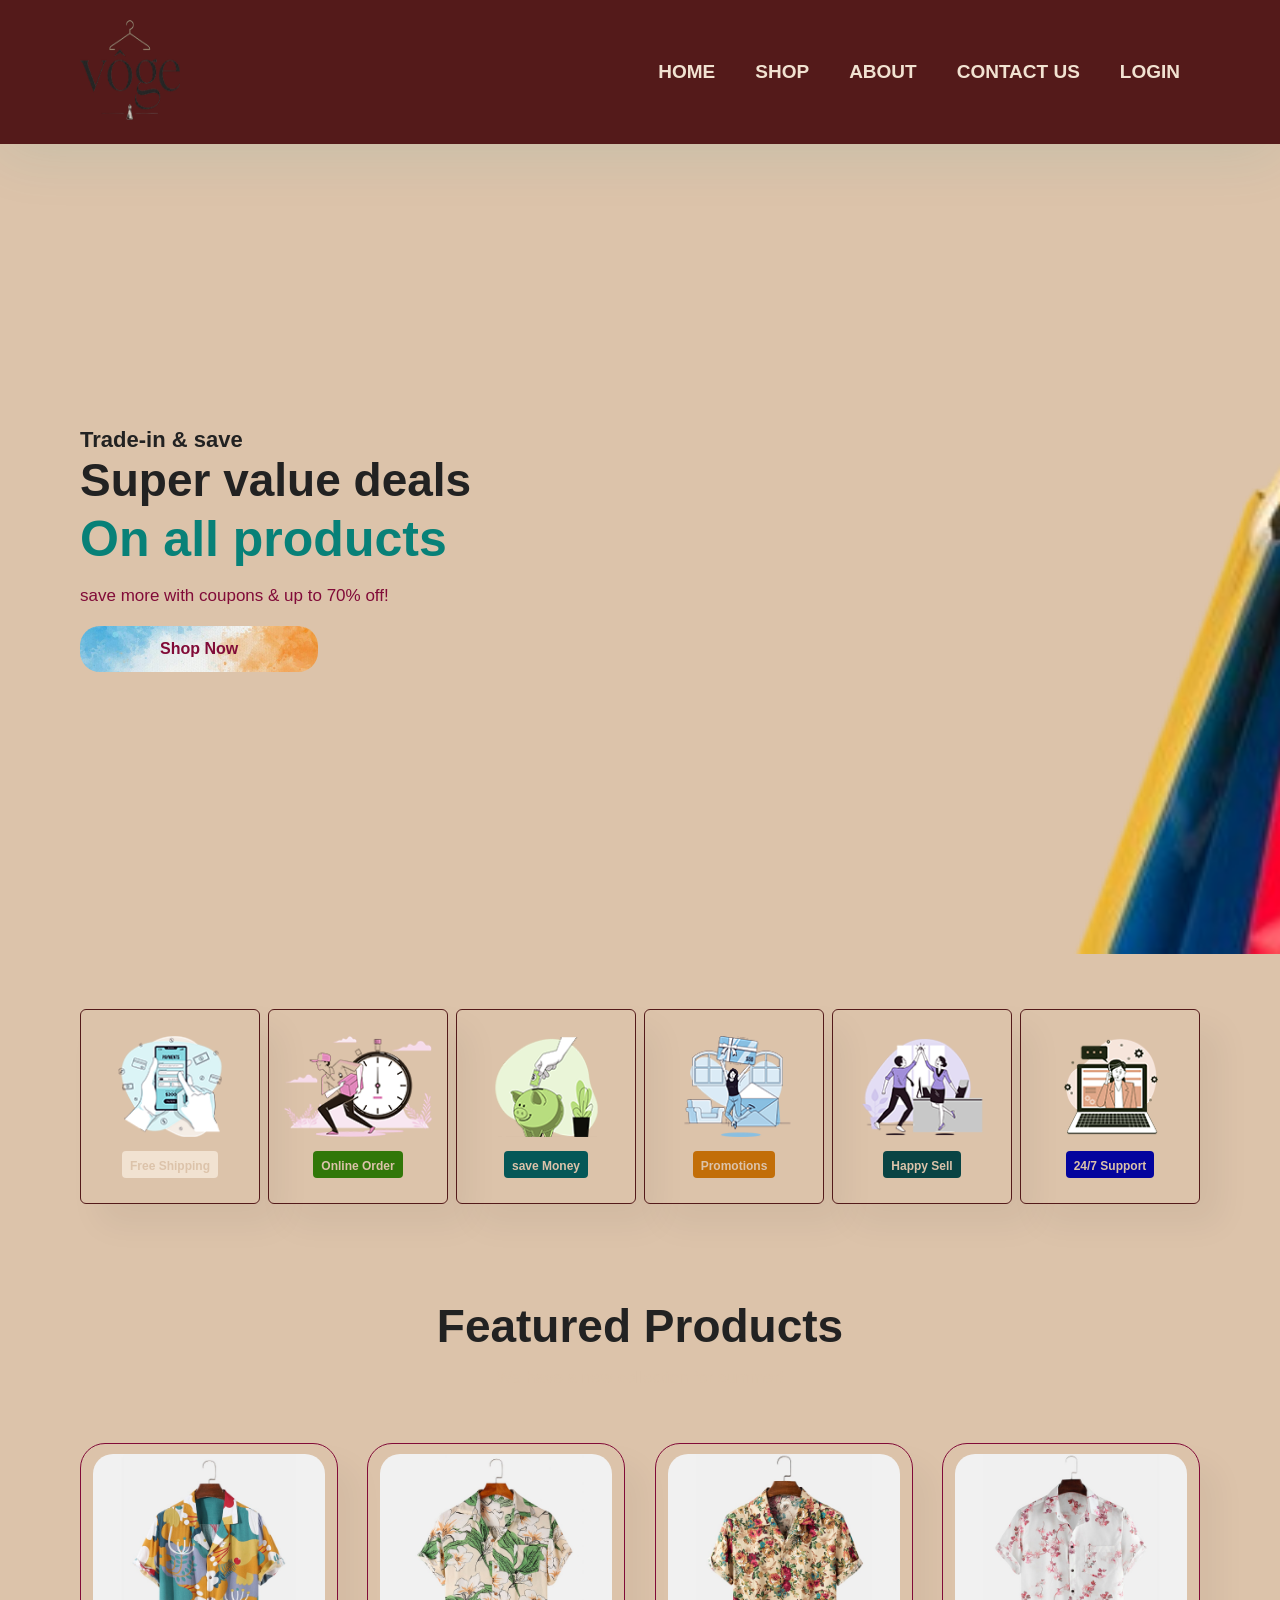
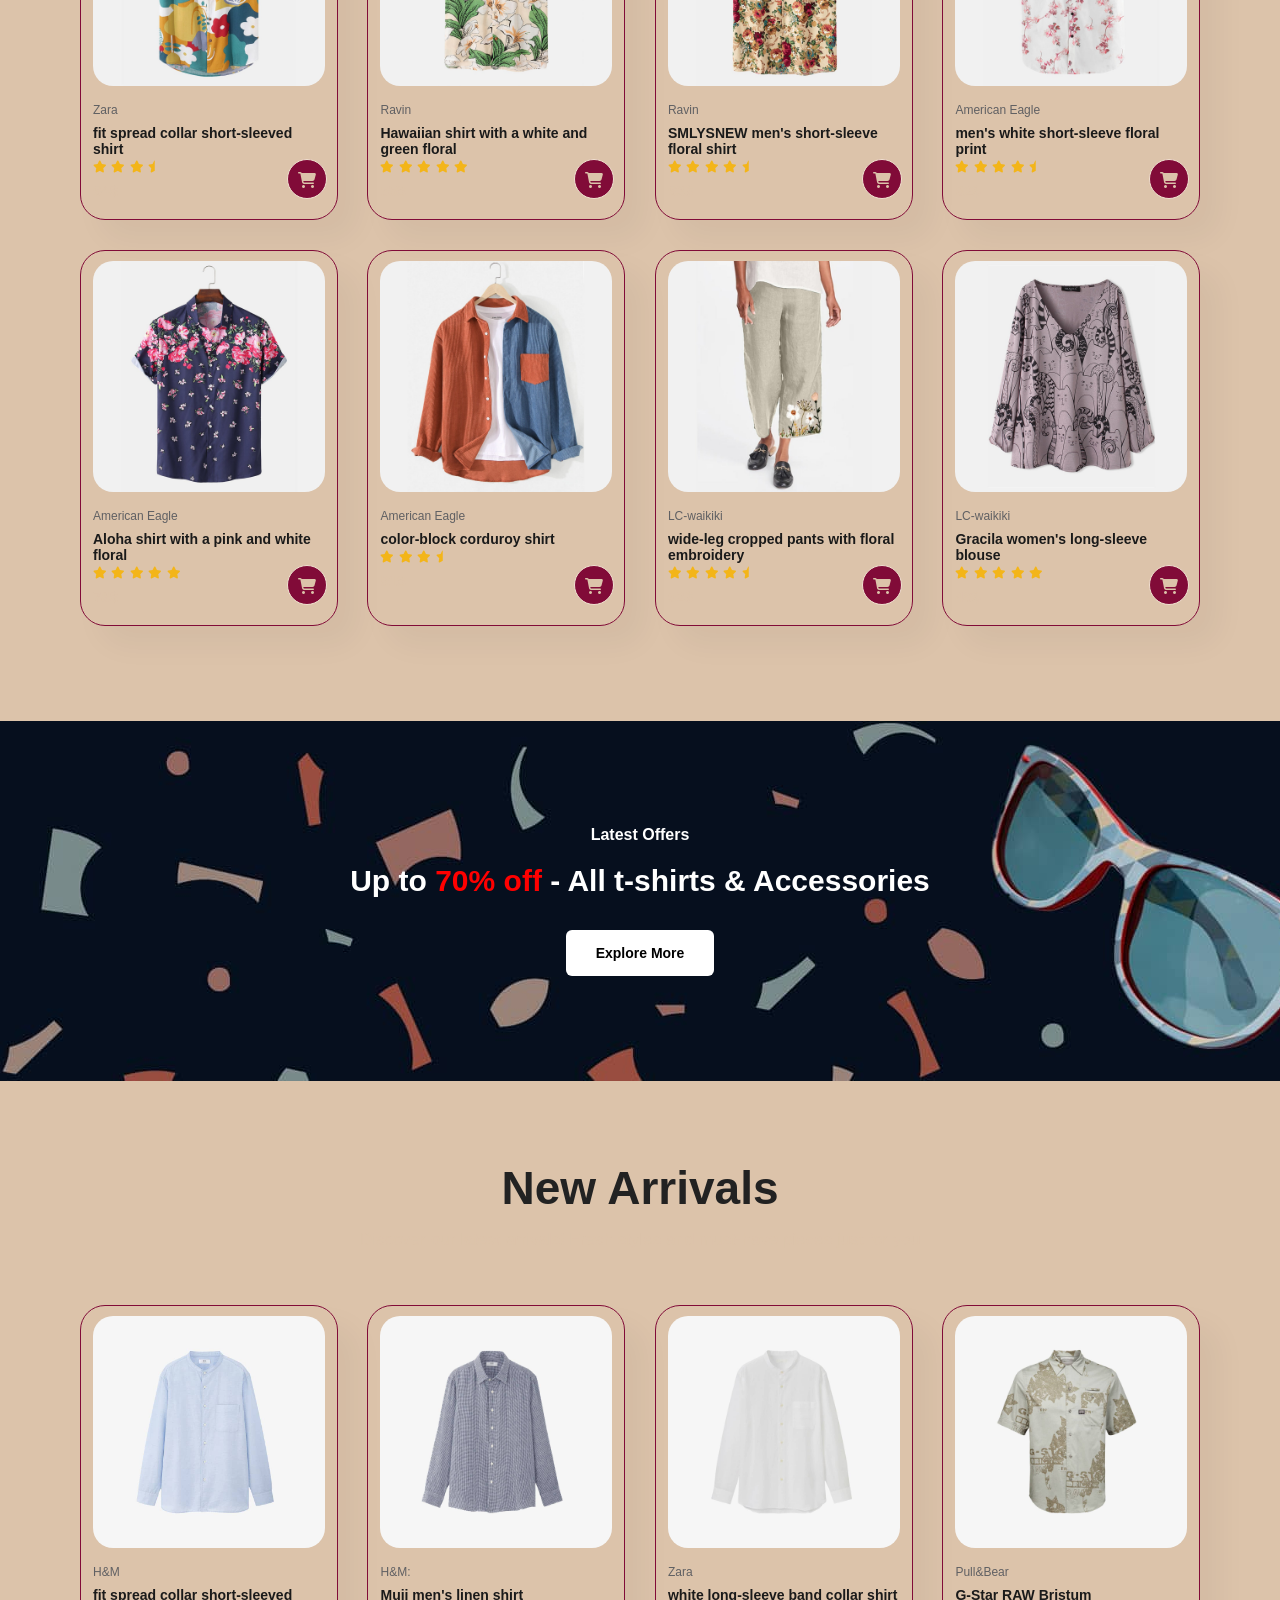
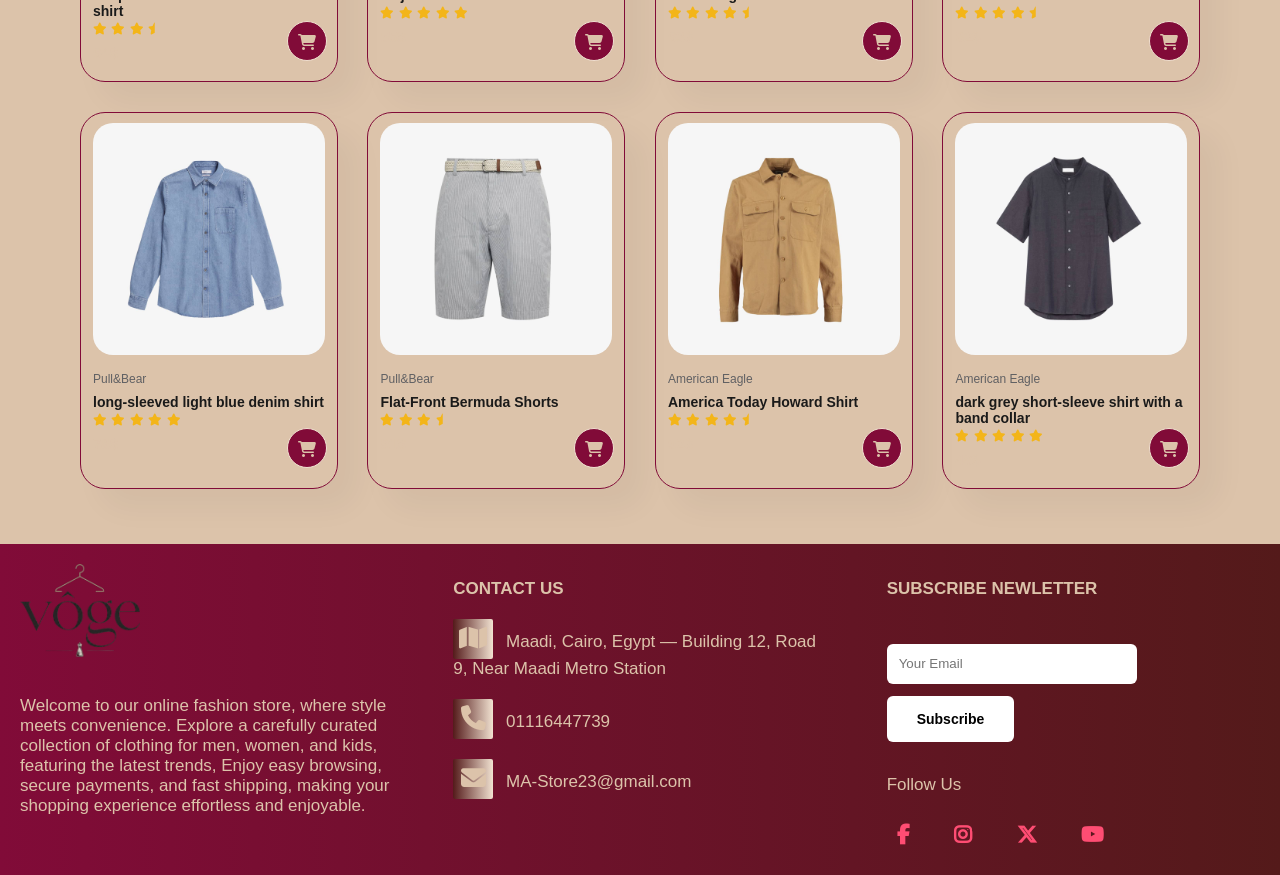
<file: index.html>
<!DOCTYPE html>
<html lang="en">

<head>
    <meta charset="UTF-8">
    <meta name="viewport" content="width=device-width, initial-scale=1.0">
    <title>MA Store</title>
    <link rel="icon" href="./assets/images/logo.png">
    <link rel="stylesheet" href="https://cdnjs.cloudflare.com/ajax/libs/font-awesome/6.5.0/css/all.min.css">
    <link rel="stylesheet" href="./assets/css/style.css">
</head>

<body>
<div class="home">
    <section id="header">
        <a href="#"><img src="./assets/images/logo.png" class="logo" alt="logo"></a>

        <div>
            <ul id="navbar">
                <li><a href="index.html">HOME</a></li>
                <li><a href="shop.html">SHOP</a></li>
                <li><a href="about.html">ABOUT</a></li>
                <li><a href="contact-us.html">CONTACT US</a></li>
                <li><a href="login.html">LOGIN</a></li>
                <a href="#" id="close"><i class="fa-solid fa-x"></i></a>
            </ul>
        </div>
        <div id="mobile">
            <i id="bar" class="fa-solid fa-bars"></i>
        </div>
    </section>

    <section id="hero">
        <h4>Trade-in & save</h4>
        <h2>Super value deals</h2>
        <h1>On all products</h1>
        <p style="color: var(--main-color);">save more with coupons & up to 70% off!</p>
        <button>Shop Now</button>
    </section>

    <section id="feature" class="section-p1">
        <div class="fe-box">
            <img src="./assets/images/features/f1.png" alt="feature-photo">
            <h6>Free Shipping</h6>
        </div>
        <div class="fe-box">
            <img src="./assets/images/features/f2.png" alt="feature-photo">
            <h6 style="background-color: #317709;">Online Order</h6>
        </div>
        <div class="fe-box">
            <img src="./assets/images/features/f3.png" alt="feature-photo">
            <h6 style="background: #055858;">save Money</h6>
        </div>
        <div class="fe-box">
            <img src="./assets/images/features/f4.png" alt="feature-photo">
            <h6 style="background-color: rgb(194, 110, 8);">Promotions</h6>
        </div>
        <div class="fe-box">
            <img src="./assets/images/features/f5.png" alt="feature-photo">
            <h6 style="background-color: rgb(9, 68, 68);">Happy Sell</h6>
        </div>
        <div class="fe-box">
            <img src="./assets/images/features/f6.png" alt="feature-photo">
            <h6 style="background-color: rgb(4, 4, 158);">24/7 Support</h6>
        </div>
    </section>

    <section id="product1" class="section-p1">
        <h2>Featured Products</h2>
        <p>We have a new collection for summer!</p>
        <div class="pro-container">
            <div class="pro">
                <img src="./assets/images/products/f1.jpg" alt="product photo">
                <div class="des">
                    <span>Zara</span>
                    <h5>fit spread collar short-sleeved shirt</h5>
                    <div class="star">
                        <i class="fa-solid fa-star"></i>
                        <i class="fa-solid fa-star"></i>
                        <i class="fa-solid fa-star"></i>
                        <i class="fa-solid fa-star-half"></i>

                    </div>
                    <h4>64$</h4>
                </div>
                <a href="#"><i class="fa-solid fa-cart-shopping cart"></i></a>
            </div>
            <div class="pro">
                <img src="./assets/images/products/f2.jpg" alt="product photo">
                <div class="des">
                    <span>Ravin</span>
                    <h5>Hawaiian shirt with a white and green floral</h5>
                    <div class="star">
                        <i class="fa-solid fa-star"></i>
                        <i class="fa-solid fa-star"></i>
                        <i class="fa-solid fa-star"></i>
                        <i class="fa-solid fa-star"></i>
                        <i class="fa-solid fa-star"></i>
                    </div>
                    <h4>55$</h4>
                </div>
                <a href="#"><i class="fa-solid fa-cart-shopping cart"></i></a>
            </div>
            <div class="pro">
                <img src="./assets/images/products/f3.jpg" alt="product photo">
                <div class="des">
                    <span>Ravin</span>
                    <h5>SMLYSNEW men's short-sleeve floral shirt</h5>
                    <div class="star">
                        <i class="fa-solid fa-star"></i>
                        <i class="fa-solid fa-star"></i>
                        <i class="fa-solid fa-star"></i>
                        <i class="fa-solid fa-star"></i>
                        <i class="fa-solid fa-star-half"></i>
                    </div>
                    <h4>63$</h4>
                </div>
                <a href="#"><i class="fa-solid fa-cart-shopping cart"></i></a>
            </div>
            <div class="pro">
                <img src="./assets/images/products/f4.jpg" alt="product photo">
                <div class="des">
                    <span>American Eagle</span>
                    <h5> men's white short-sleeve floral print</h5>
                    <div class="star">
                        <i class="fa-solid fa-star"></i>
                        <i class="fa-solid fa-star"></i>
                        <i class="fa-solid fa-star"></i>
                        <i class="fa-solid fa-star"></i>
                        <i class="fa-solid fa-star-half"></i>
                    </div>
                    <h4>82$</h4>
                </div>
                <a href="#"><i class="fa-solid fa-cart-shopping cart"></i></a>
            </div>
            <div class="pro">
                <img src="./assets/images/products/f5.jpg" alt="product photo">
                <div class="des">
                    <span>American Eagle</span>
                    <h5>Aloha shirt with a pink and white floral</h5>
                    <div class="star">
                        <i class="fa-solid fa-star"></i>
                        <i class="fa-solid fa-star"></i>
                        <i class="fa-solid fa-star"></i>
                        <i class="fa-solid fa-star"></i>
                        <i class="fa-solid fa-star"></i>
                    </div>
                    <h4>78$</h4>
                </div>
                <a href="#"><i class="fa-solid fa-cart-shopping cart"></i></a>
            </div>
            <div class="pro">
                <img src="./assets/images/products/f6.jpg" alt="product photo">
                <div class="des">
                    <span>American Eagle</span>
                    <h5>color-block corduroy shirt</h5>
                    <div class="star">
                        <i class="fa-solid fa-star"></i>
                        <i class="fa-solid fa-star"></i>
                        <i class="fa-solid fa-star"></i>
                        <i class="fa-solid fa-star-half"></i>

                    </div>
                    <h4>91$</h4>
                </div>
                <a href="#"><i class="fa-solid fa-cart-shopping cart"></i></a>
            </div>
            <div class="pro">
                <img src="./assets/images/products/f7.jpg" alt="product photo">
                <div class="des">
                    <span>LC-waikiki</span>
                    <h5> wide-leg cropped pants with floral embroidery</h5>
                    <div class="star">
                        <i class="fa-solid fa-star"></i>
                        <i class="fa-solid fa-star"></i>
                        <i class="fa-solid fa-star"></i>
                        <i class="fa-solid fa-star"></i>
                        <i class="fa-solid fa-star-half"></i>
                    </div>
                    <h4>52$</h4>
                </div>
                <a href="#"><i class="fa-solid fa-cart-shopping cart"></i></a>
            </div>
            <div class="pro">
                <img src="./assets/images/products/f8.jpg" alt="product photo">
                <div class="des">
                    <span>LC-waikiki</span>
                    <h5>Gracila women's long-sleeve blouse</h5>
                    <div class="star">
                        <i class="fa-solid fa-star"></i>
                        <i class="fa-solid fa-star"></i>
                        <i class="fa-solid fa-star"></i>
                        <i class="fa-solid fa-star"></i>
                        <i class="fa-solid fa-star"></i>
                    </div>
                    <h4>48$</h4>
                </div>
                <a href="#"><i class="fa-solid fa-cart-shopping cart"></i></a>
            </div>
        </div>
    </section>

    <section id="banner" class="section-m1">
        <h4>Latest Offers</h4>
        <h2>Up to <span>70% off</span> - All t-shirts & Accessories</h2>
        <button class="normal">Explore More</button>
    </section>

    <section id="product1" class="section-p1">
        <h2>New Arrivals</h2>
        <p>Discover our latest arrivals! Fresh styles and must-have pieces just for you</p>
        <div class="pro-container">
            <div class="pro">
                <img src="./assets/images/products/n1.jpg" alt="product photo">
                <div class="des">
                    <span>H&M</span>
                    <h5>fit spread collar short-sleeved shirt</h5>
                    <div class="star">
                        <i class="fa-solid fa-star"></i>
                        <i class="fa-solid fa-star"></i>
                        <i class="fa-solid fa-star"></i>
                        <i class="fa-solid fa-star-half"></i>

                    </div>
                    <h4>64$</h4>
                </div>
                <a href="#"><i class="fa-solid fa-cart-shopping cart"></i></a>
            </div>
            <div class="pro">
                <img src="./assets/images/products/n2.jpg" alt="product photo">
                <div class="des">
                    <span>H&M:</span>
                    <h5>Muji men's linen shirt</h5>
                    <div class="star">
                        <i class="fa-solid fa-star"></i>
                        <i class="fa-solid fa-star"></i>
                        <i class="fa-solid fa-star"></i>
                        <i class="fa-solid fa-star"></i>
                        <i class="fa-solid fa-star"></i>
                    </div>
                    <h4>55$</h4>
                </div>
                <a href="#"><i class="fa-solid fa-cart-shopping cart"></i></a>
            </div>
            <div class="pro">
                <img src="./assets/images/products/n3.jpg" alt="product photo">
                <div class="des">
                    <span>Zara</span>
                    <h5>white long-sleeve band collar shirt</h5>
                    <div class="star">
                        <i class="fa-solid fa-star"></i>
                        <i class="fa-solid fa-star"></i>
                        <i class="fa-solid fa-star"></i>
                        <i class="fa-solid fa-star"></i>
                        <i class="fa-solid fa-star-half"></i>
                    </div>
                    <h4>63$</h4>
                </div>
                <a href="#"><i class="fa-solid fa-cart-shopping cart"></i></a>
            </div>
            <div class="pro">
                <img src="./assets/images/products/n4.jpg" alt="product photo">
                <div class="des">
                    <span>Pull&Bear</span>
                    <h5>G-Star RAW Bristum</h5>
                    <div class="star">
                        <i class="fa-solid fa-star"></i>
                        <i class="fa-solid fa-star"></i>
                        <i class="fa-solid fa-star"></i>
                        <i class="fa-solid fa-star"></i>
                        <i class="fa-solid fa-star-half"></i>
                    </div>
                    <h4>82$</h4>
                </div>
                <a href="#"><i class="fa-solid fa-cart-shopping cart"></i></a>
            </div>
            <div class="pro">
                <img src="./assets/images/products/n5.jpg" alt="product photo">
                <div class="des">
                    <span>Pull&Bear</span>
                    <h5>long-sleeved light blue denim shirt</h5>
                    <div class="star">
                        <i class="fa-solid fa-star"></i>
                        <i class="fa-solid fa-star"></i>
                        <i class="fa-solid fa-star"></i>
                        <i class="fa-solid fa-star"></i>
                        <i class="fa-solid fa-star"></i>
                    </div>
                    <h4>78$</h4>
                </div>
                <a href="#"><i class="fa-solid fa-cart-shopping cart"></i></a>
            </div>
            <div class="pro">
                <img src="./assets/images/products/n6.jpg" alt="product photo">
                <div class="des">
                    <span>Pull&Bear</span>
                    <h5>Flat-Front Bermuda Shorts</h5>
                    <div class="star">
                        <i class="fa-solid fa-star"></i>
                        <i class="fa-solid fa-star"></i>
                        <i class="fa-solid fa-star"></i>
                        <i class="fa-solid fa-star-half"></i>

                    </div>
                    <h4>91$</h4>
                </div>
                <a href="#"><i class="fa-solid fa-cart-shopping cart"></i></a>
            </div>
            <div class="pro">
                <img src="./assets/images/products/n7.jpg" alt="product photo">
                <div class="des">
                    <span>American Eagle</span>
                    <h5>America Today Howard Shirt </h5>
                    <div class="star">
                        <i class="fa-solid fa-star"></i>
                        <i class="fa-solid fa-star"></i>
                        <i class="fa-solid fa-star"></i>
                        <i class="fa-solid fa-star"></i>
                        <i class="fa-solid fa-star-half"></i>
                    </div>
                    <h4>52$</h4>
                </div>
                <a href="#"><i class="fa-solid fa-cart-shopping cart"></i></a>
            </div>
            <div class="pro">
                <img src="./assets/images/products/n8.jpg" alt="product photo">
                <div class="des">
                    <span>American Eagle</span>
                    <h5>dark grey short-sleeve shirt with a band collar </h5>
                    <div class="star">
                        <i class="fa-solid fa-star"></i>
                        <i class="fa-solid fa-star"></i>
                        <i class="fa-solid fa-star"></i>
                        <i class="fa-solid fa-star"></i>
                        <i class="fa-solid fa-star"></i>
                    </div>
                    <h4>48$</h4>
                </div>
                <a href="#"><i class="fa-solid fa-cart-shopping cart"></i></a>
            </div>
        </div>
    </section>

    <section id="footer">

        <div class="container">
            <div class="row">
                <div class=" footer-box">
                    <img src="./assets/images/logo.png">
                    <p>Welcome to our online fashion store, where style meets convenience. Explore a carefully curated
                        collection of clothing for men, women, and kids, featuring the latest trends,
                        Enjoy easy browsing, secure payments, and fast shipping, making your shopping experience
                        effortless and enjoyable.</p>
                </div>
                <div class=" footer-box">
                    <p><b>CONTACT US</b></p>
                    <P><i class="fa-solid fa-map"></i> Maadi, Cairo, Egypt — Building 12, Road 9, Near Maadi Metro
                        Station</P>
                    <P><i class="fa-solid fa-phone"></i> 01116447739</P>
                    <P><i class="fa-solid fa-envelope"></i> MA-Store23@gmail.com</P>
                </div>
                <div class=" footer-box">
                    <p><b>SUBSCRIBE NEWLETTER</b></p>
                    <input type="email" class="form-control" placeholder="Your Email">
                    <button type="button" class="normal">Subscribe</button>
                    <br><br><p>Follow Us</p>
                    <div class="follow">
                            <i class="fa-brands fa-facebook-f"></i>
                            <i class="fa-brands fa-instagram"></i>
                            <i class="fa-brands fa-x-twitter"></i>
                            <i class="fa-brands fa-youtube"></i>
                        </div>
                </div>
            </div>
        </div>
    </section>
    </div>


    <script src="./assets/js/script.js"></script>
</body>

</html>
</file>
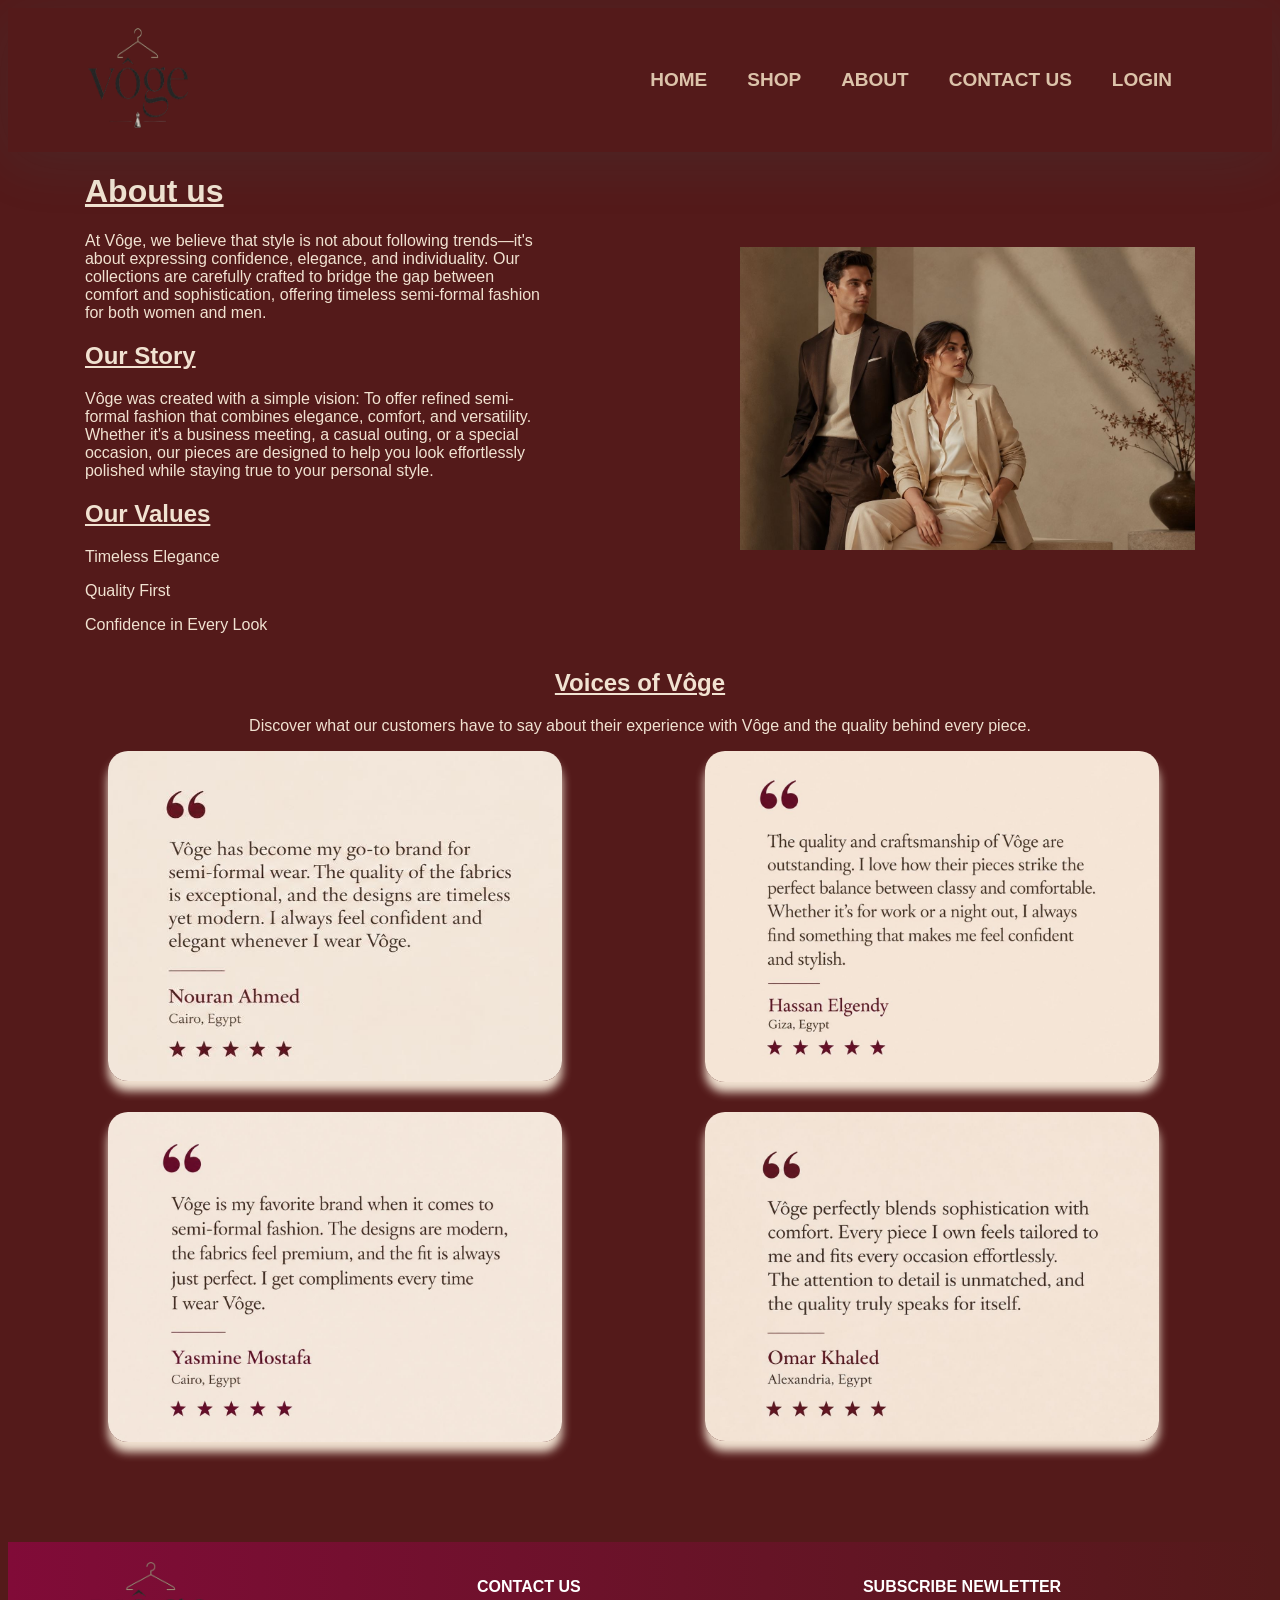
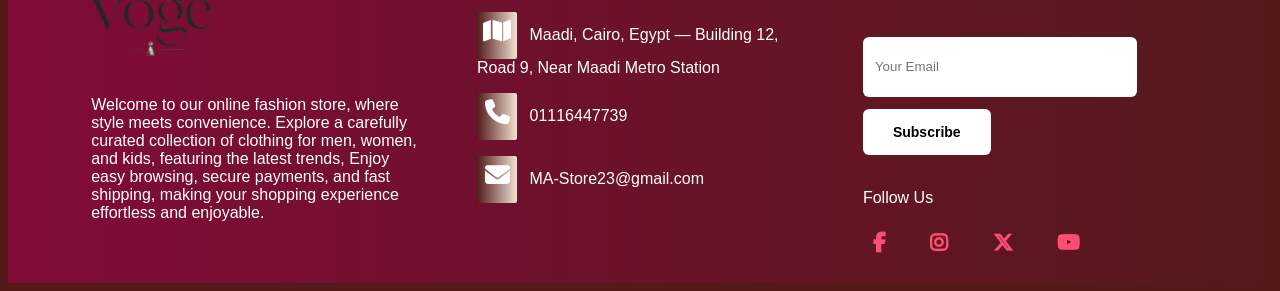
<file: about.html>
<!DOCTYPE html>
<html lang="en">

<head>
    <meta charset="UTF-8">
    <meta name="viewport" content="width=device-width, initial-scale=1.0">
    <title>voga</title>
    <link rel="stylesheet" href="https://cdnjs.cloudflare.com/ajax/libs/font-awesome/6.5.0/css/all.min.css">
    <link rel="stylesheet" href="./assets/css/about.css">
</head>

<body>
     <section id="header">
        <a href="#"><img src="./assets/images/logo.png" class="logo" alt="logo"></a>

        <div>
            <ul id="navbar">
                <li><a href="index.html">HOME</a></li>
                <li><a href="shop.html">SHOP</a></li>
                <li><a href="about.html">ABOUT</a></li>
                <li><a href="contact-us.html">CONTACT US</a></li>
                <li><a href="login.html">LOGIN</a></li>
                <a href="#" id="close"><i class="fa-solid fa-x"></i></a>
            </ul>
        </div>
        <div id="mobile">
            <i id="bar" class="fa-solid fa-bars"></i>
        </div>
    </section>

<div class="container">

        <div class="text">
            <h1>About us</h1>

            <p>
                At Vôge, we believe that style is not about following trends—it's about expressing confidence, elegance,
                and individuality. Our collections are carefully crafted to bridge the gap between comfort and
                sophistication, offering timeless semi-formal fashion for both women and men.
            </p>



            <h2>Our Story</h2>

            <p>
                Vôge was created with a simple vision: To offer refined semi-formal fashion that combines elegance,
                comfort, and versatility.
                Whether it's a business meeting, a casual outing, or a special occasion, our pieces are designed to help
                you look effortlessly polished while staying true to your personal style.

            </p>

        

            <h2>Our Values</h2>

            <P>Timeless Elegance</P>

            <P>Quality First</P>

            <P>Confidence in Every Look</P>
        </div>


        <div class="image-container">
            <img src="./assets/images/about/couple.jpg" alt="voga fashion">

        </div>

    </div>


    <div class="testimonials">
        <h2>
            Voices of Vôge
        </h2>
        <p>
            Discover what our customers have to say about their experience with Vôge and the quality behind every piece.
        </p>

    </div>

    <div class="testimonials-container">
        <img src="./assets/images/about/t1.jpg" alt="voga fashion">
        <img src="./assets/images/about/t2.jpg" alt="voga fashion">
        <img src="./assets/images/about/t3.jpg" alt="voga fashion">
        <img src="./assets/images/about/t4.jpg" alt="voga fashion">

    </div>

    <section id="footer">

        <div class="container">
            <div class="row">
                <div class=" footer-box">
                    <img src="./assets/images/logo.png">
                    <p>Welcome to our online fashion store, where style meets convenience. Explore a carefully curated
                        collection of clothing for men, women, and kids, featuring the latest trends,
                        Enjoy easy browsing, secure payments, and fast shipping, making your shopping experience
                        effortless and enjoyable.</p>
                </div>
                <div class=" footer-box">
                    <p><b>CONTACT US</b></p>
                    <P><i class="fa-solid fa-map"></i> Maadi, Cairo, Egypt — Building 12, Road 9, Near Maadi Metro
                        Station</P>
                    <P><i class="fa-solid fa-phone"></i> 01116447739</P>
                    <P><i class="fa-solid fa-envelope"></i> MA-Store23@gmail.com</P>
                </div>
                <div class=" footer-box">
                    <p><b>SUBSCRIBE NEWLETTER</b></p>
                    <input type="email" class="form-control" placeholder="Your Email">
                    <button type="button" class="normal">Subscribe</button>
                    <br><br><p>Follow Us</p>
                    <div class="follow">
                            <i class="fa-brands fa-facebook-f"></i>
                            <i class="fa-brands fa-instagram"></i>
                            <i class="fa-brands fa-x-twitter"></i>
                            <i class="fa-brands fa-youtube"></i>
                        </div>
                </div>
            </div>
        </div>
    </section>


</body>

</html>
</file>
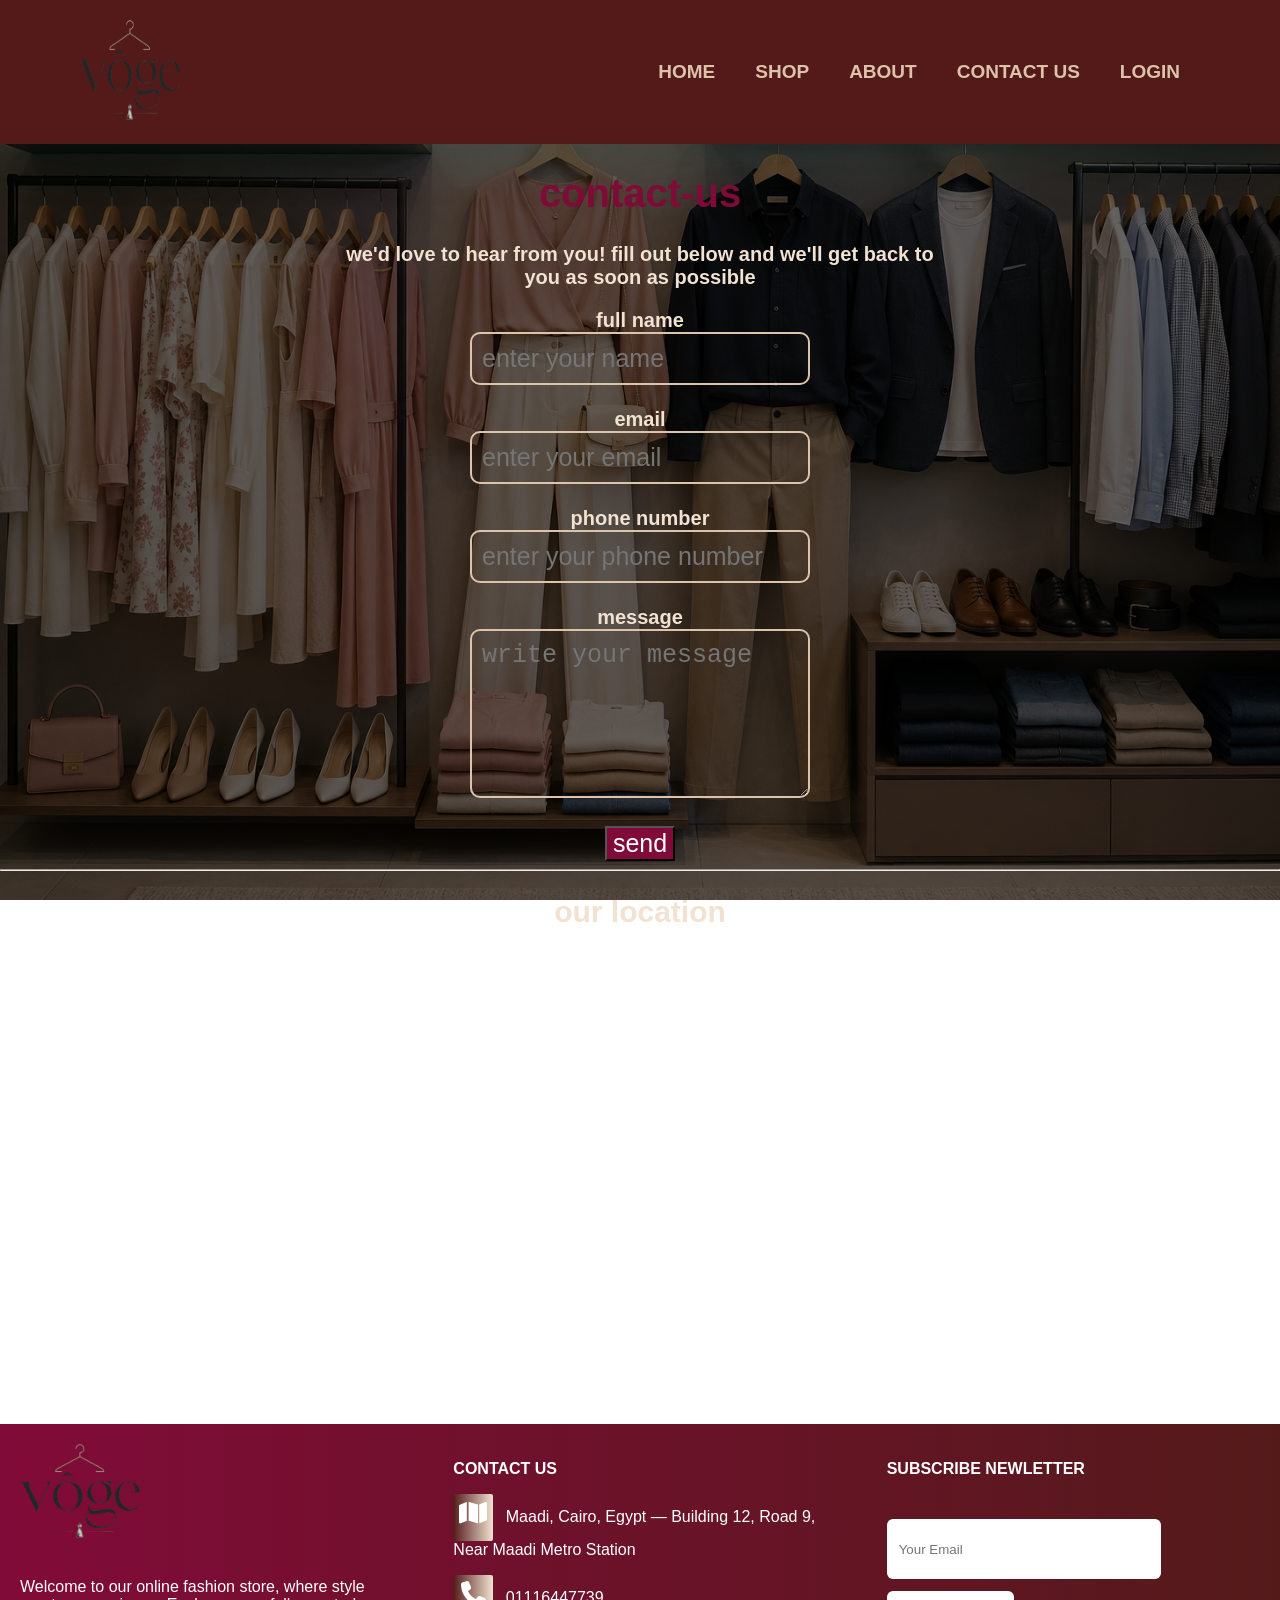
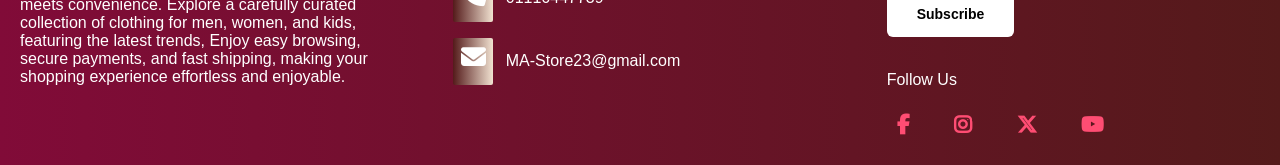
<file: contact-us.html>
<!DOCTYPE html>
<html lang="en">
<head>
    <meta charset="UTF-8">
    <meta name="viewport" content="width=device-width, initial-scale=1.0">
    <title>contact-us</title>
    <link rel="stylesheet" href="https://cdnjs.cloudflare.com/ajax/libs/font-awesome/6.5.0/css/all.min.css">
    <link rel="stylesheet" href="./assets/css/contact.css">
</head>
<body>
    <section id="header">
        <a href="#"><img src="./assets/images/logo.png" class="logo" alt="logo"></a>

        <div>
            <ul id="navbar">
                <li><a href="index.html">HOME</a></li>
                <li><a href="shop.html">SHOP</a></li>
                <li><a href="about.html">ABOUT</a></li>
                <li><a href="contact-us.html">CONTACT US</a></li>
                <li><a href="login.html">LOGIN</a></li>
                <a href="#" id="close"><i class="fa-solid fa-x"></i></a>
            </ul>
        </div>
        <div id="mobile">
            <i id="bar" class="fa-solid fa-bars"></i>
        </div>
    </section>

    <div class="page">

    <h1>contact-us</h1>

    <p>
        we'd love to hear from you! fill out below and we'll get back to<br>
        you as soon as possible
    </p>

    <form>
        <label>full name</label><br>
        <input type="text" placeholder="enter your name"><br><br>

        <label>email</label><br>
        <input type="email" placeholder="enter your email"><br><br>

        <label>phone number</label><br>
        <input type="tel" placeholder="enter your phone number"><br><br>

        <label>message</label><br>
        <textarea rows="5" placeholder="write your message"></textarea><br><br>

        <button type="submit">send</button>
    </form>

    <hr>

    <h2>our location</h2>

  <iframe src="https://www.google.com/maps/embed?pb=!1m18!1m12!1m3!1d13813.24522922137!2d31.3301076!3d30.056609899999994!2m3!1f0!2f0!3f0!3m2!1i1024!2i768!4f13.1!3m3!1m2!1s0x14583e5d94c66301%3A0xddddf100de42206c!2z2YXYr9mK2YbZhyDZhti12LHYjCDYp9mE2YXZhti32YLYqSDYp9mE2KPZiNmE2YnYjCDZhdiv2YrZhtipINmG2LXYsdiMINmF2K3Yp9mB2LjYqSDYp9mE2YLYp9mH2LHYqeKArCA0NDUwMTEz!5e0!3m2!1sar!2seg!4v1782238031977!5m2!1sar!2seg" width="600" height="450" style="border:0;" allowfullscreen="" loading="lazy" referrerpolicy="no-referrer-when-downgrade"></iframe>
</div>

<section id="footer">

        <div class="container">
            <div class="row">
                <div class=" footer-box">
                    <img src="./assets/images/logo.png">
                    <p>Welcome to our online fashion store, where style meets convenience. Explore a carefully curated
                        collection of clothing for men, women, and kids, featuring the latest trends,
                        Enjoy easy browsing, secure payments, and fast shipping, making your shopping experience
                        effortless and enjoyable.</p>
                </div>
                <div class=" footer-box">
                    <p><b>CONTACT US</b></p>
                    <P><i class="fa-solid fa-map"></i> Maadi, Cairo, Egypt — Building 12, Road 9, Near Maadi Metro
                        Station</P>
                    <P><i class="fa-solid fa-phone"></i> 01116447739</P>
                    <P><i class="fa-solid fa-envelope"></i> MA-Store23@gmail.com</P>
                </div>
                <div class=" footer-box">
                    <p><b>SUBSCRIBE NEWLETTER</b></p>
                    <input type="email" class="form-control" placeholder="Your Email">
                    <button type="button" class="normal">Subscribe</button>
                    <br><br><p>Follow Us</p>
                    <div class="follow">
                            <i class="fa-brands fa-facebook-f"></i>
                            <i class="fa-brands fa-instagram"></i>
                            <i class="fa-brands fa-x-twitter"></i>
                            <i class="fa-brands fa-youtube"></i>
                        </div>
                </div>
            </div>
        </div>
    </section>
</body>
</html>
</file>
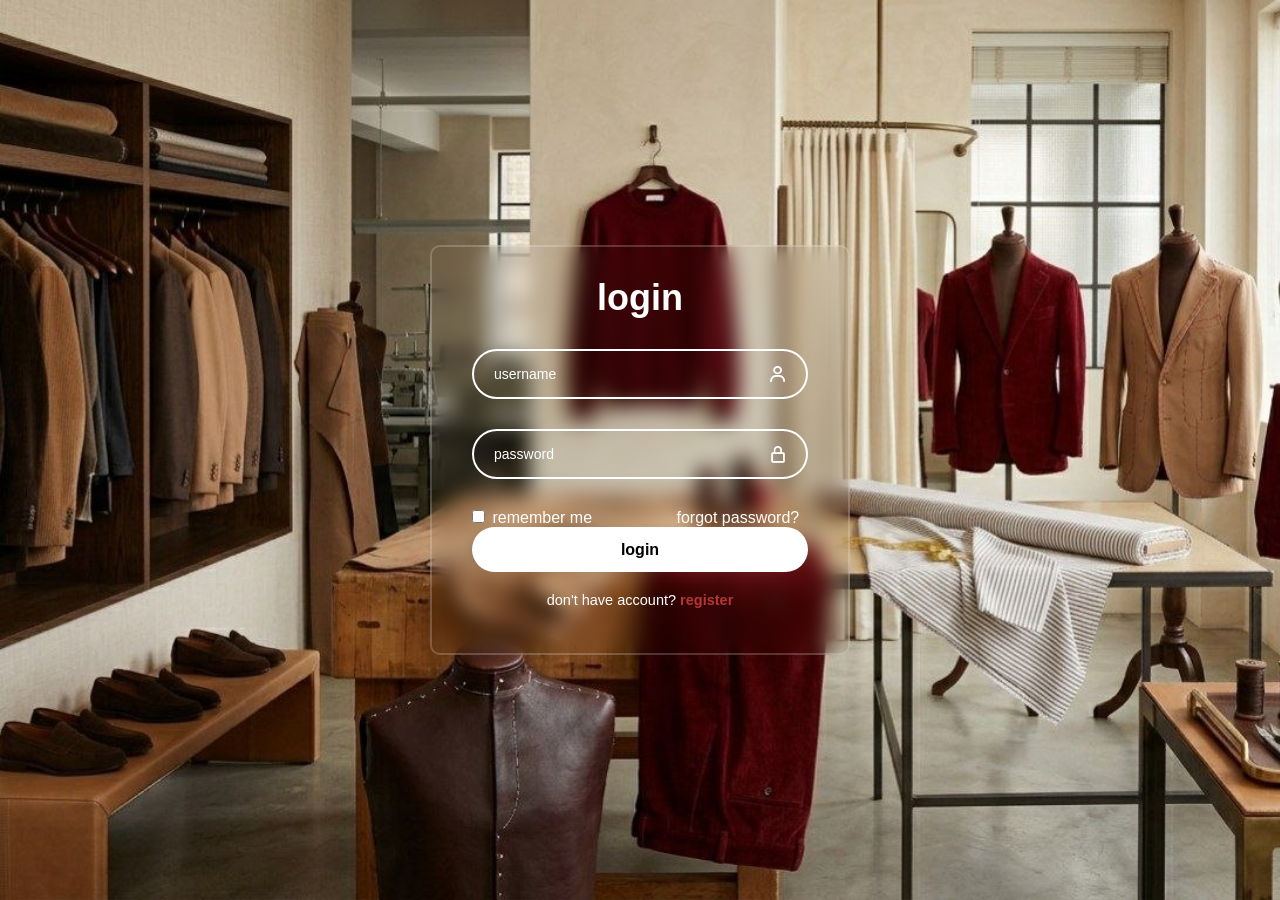
<file: login.html>
<!DOCTYPE html>
<html lang="en">
<head>
    <meta charset="UTF-8">
    <meta name="viewport" content="width=device-width, initial-scale=1.0">
    <title>login</title>
    <link rel="stylesheet" href="./assets/css/pstyle2.css">
    <link href='https://unpkg.com/boxicons@2.1.4/css/
boxicons.min.css' rel='stylesheet'>

</head>
<body>
   
    <div class="wrapper">
        <form action="">
            <h1>login</h1>
            <div class="input-box">
                <input type="text" placeholder="username"
                required>
                <i class='bx bx-user' ></i>
            </div>
             <div class="input-box">
                <input type="password" placeholder="password"
                required>
                <i class='bx bx-lock-alt'></i>
            </div>
            <div class="remember-forgot">
                <label><input type="checkbox"> remember me</label>
                <a href="#"> forgot password?
                </a>
            </div>
            <button type="submit" class="btn">login</button>
            <div class="register-link">
                <p>don't have account? <a href="#">register</a></p>
            </div>
        </form>
</div>
    
</body>
</html>
</file>
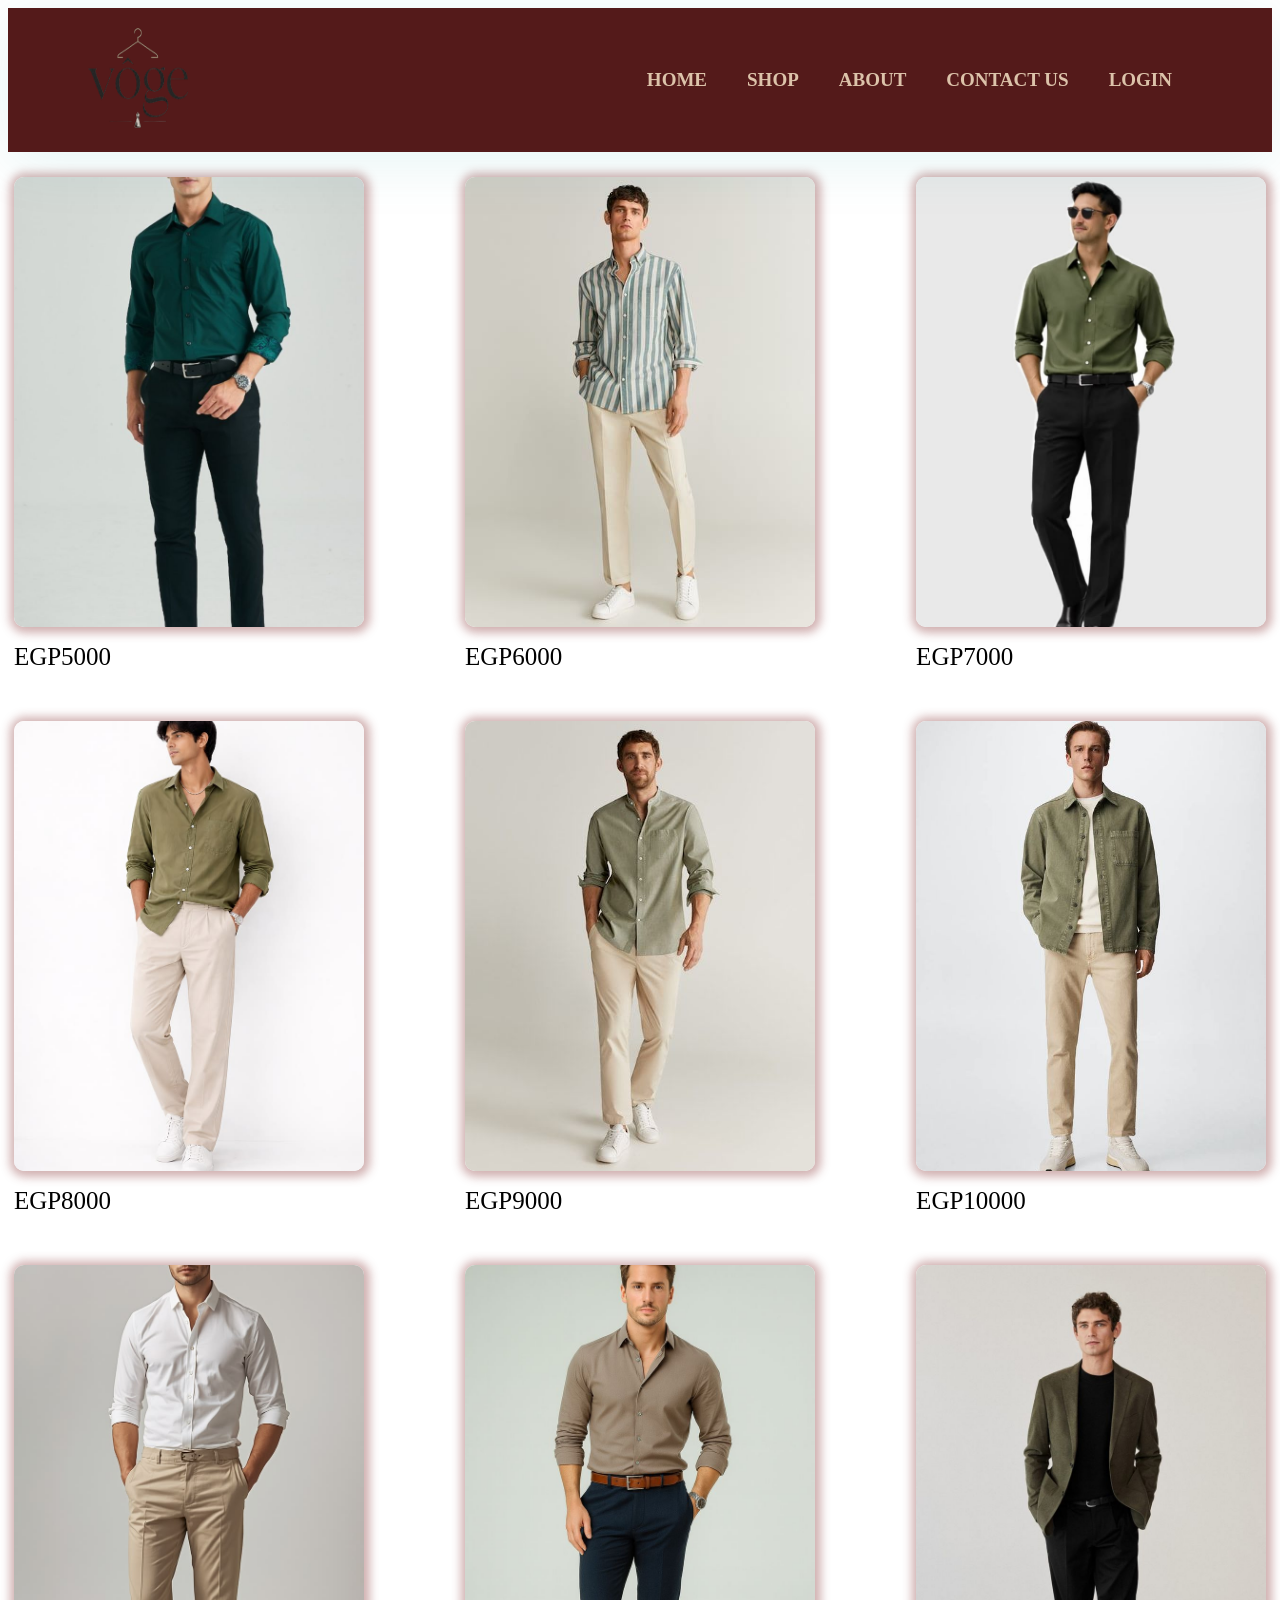
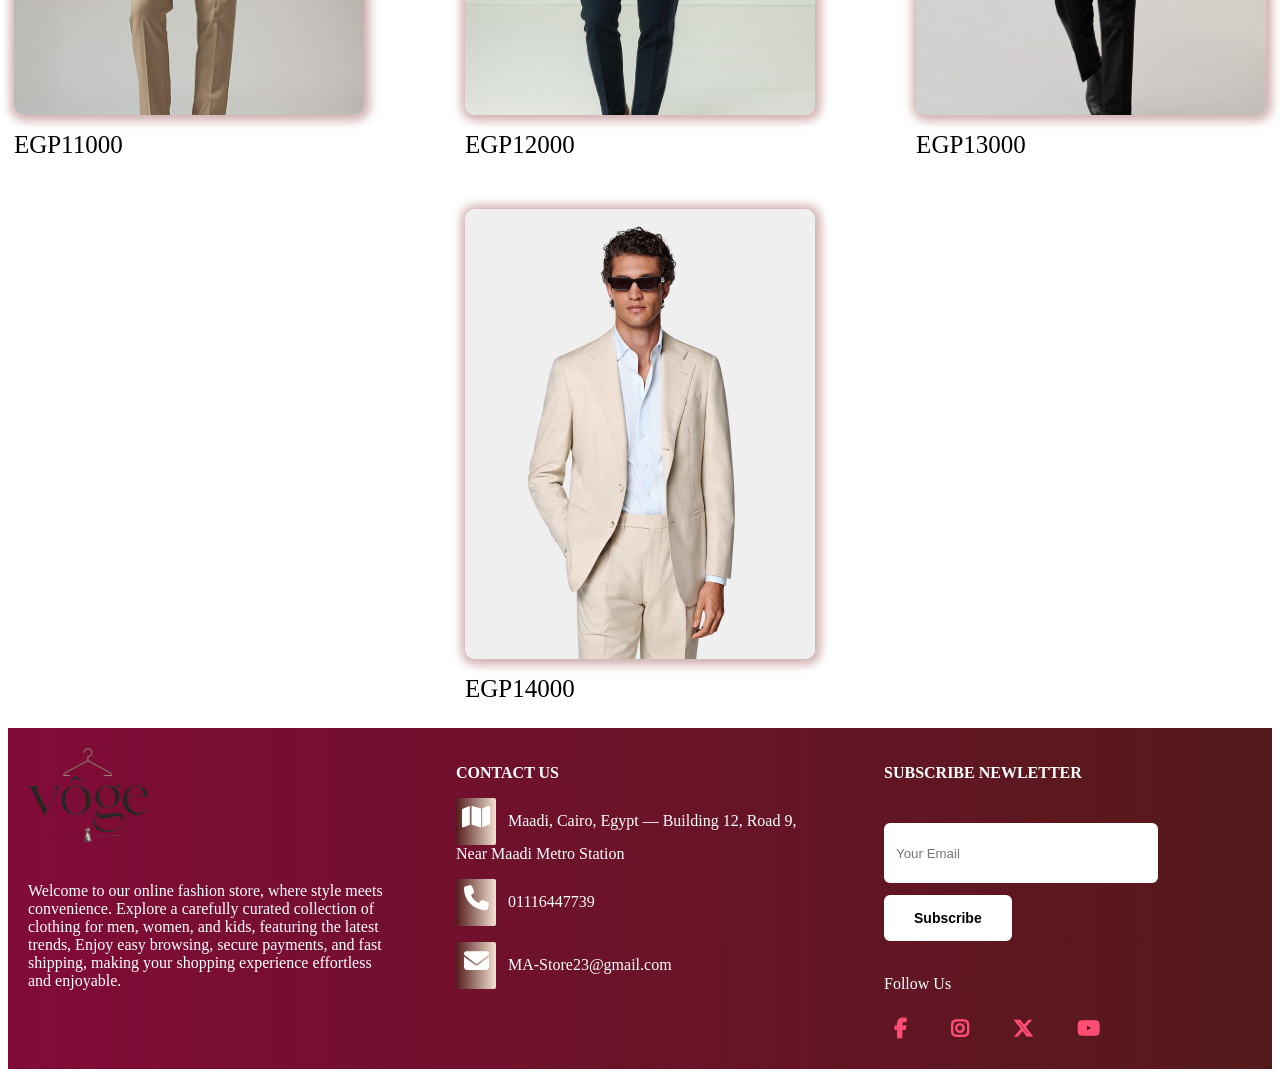
<file: shop-men.html>
<!DOCTYPE html>
<html lang="en">
<head>
    <meta charset="UTF-8">
    <meta name="viewport" content="width=device-width, initial-scale=1.0">
    <title>men Collection</title>
    <link rel="stylesheet" href="https://cdnjs.cloudflare.com/ajax/libs/font-awesome/6.5.0/css/all.min.css">
    <link rel="stylesheet" href="./assets/css/mshop.css">
</head>
<body>
        <section id="header">
        <a href="#"><img src="./assets/images/logo.png" class="logo" alt="logo"></a>

        <div>
            <ul id="navbar">
                <li><a href="index.html">HOME</a></li>
                <li><a href="shop.html">SHOP</a></li>
                <li><a href="about.html">ABOUT</a></li>
                <li><a href="contact-us.html">CONTACT US</a></li>
                <li><a href="login.html">LOGIN</a></li>
                <a href="#" id="close"><i class="fa-solid fa-x"></i></a>
            </ul>
        </div>
        <div id="mobile">
            <i id="bar" class="fa-solid fa-bars"></i>
        </div>
    </section>
    <div class="photo">

        <div class="A">
<img src="./assets/images/men-products/men 1.jpeg"alt="photo">
<p class="price">EGP5000</p>
</div>


        <div class="B">
<img src="./assets/images/men-products/men 2.jpeg"alt="photo">
<p class="price">EGP6000</p>
</div>


        <div class="C">
<img src="./assets/images/men-products/men 3.jpeg"alt="photo">
<p class="price">EGP7000</p>
</div>


        <div class="D">
<img src="./assets/images/men-products/men 4.jpeg"alt="photo">
<p class="price">EGP8000</p>
</div>


        <div class="E">
<img src="./assets/images/men-products/men 5.jpeg"alt="photo">
<p class="price">EGP9000</p>
</div>


        <div class="F">
<img src="./assets/images/men-products/men 6.jpeg"alt="photo">
<p class="price">EGP10000</p>
</div>


        <div class="G">
<img src="./assets/images/men-products/men 7.jpeg"alt="photo">
<p class="price">EGP11000</p>
</div>


        <div class="H">
<img src="./assets/images/men-products/men 8.jpeg "alt="photo">
<p class="price">EGP12000</p>
</div>


        <div class="I">
<img src="./assets/images/men-products/men 9.jpeg "alt="photo">
<p class="price">EGP13000</p>
</div>



        <div class="G">
<img src="./assets/images/men-products/men 10.jpeg "alt="photo">
<p class="price">EGP14000</p>
</div>

</div>
<section id="footer">

        <div class="container">
            <div class="row">
                <div class=" footer-box">
                    <img src="./assets/images/logo.png">
                    <p>Welcome to our online fashion store, where style meets convenience. Explore a carefully curated
                        collection of clothing for men, women, and kids, featuring the latest trends,
                        Enjoy easy browsing, secure payments, and fast shipping, making your shopping experience
                        effortless and enjoyable.</p>
                </div>
                <div class=" footer-box">
                    <p><b>CONTACT US</b></p>
                    <P><i class="fa-solid fa-map"></i> Maadi, Cairo, Egypt — Building 12, Road 9, Near Maadi Metro
                        Station</P>
                    <P><i class="fa-solid fa-phone"></i> 01116447739</P>
                    <P><i class="fa-solid fa-envelope"></i> MA-Store23@gmail.com</P>
                </div>
                <div class=" footer-box">
                    <p><b>SUBSCRIBE NEWLETTER</b></p>
                    <input type="email" class="form-control" placeholder="Your Email">
                    <button type="button" class="normal">Subscribe</button>
                    <br><br><p>Follow Us</p>
                    <div class="follow">
                            <i class="fa-brands fa-facebook-f"></i>
                            <i class="fa-brands fa-instagram"></i>
                            <i class="fa-brands fa-x-twitter"></i>
                            <i class="fa-brands fa-youtube"></i>
                        </div>
                </div>
            </div>
        </div>
    </section>
</body>
</html>
</file>
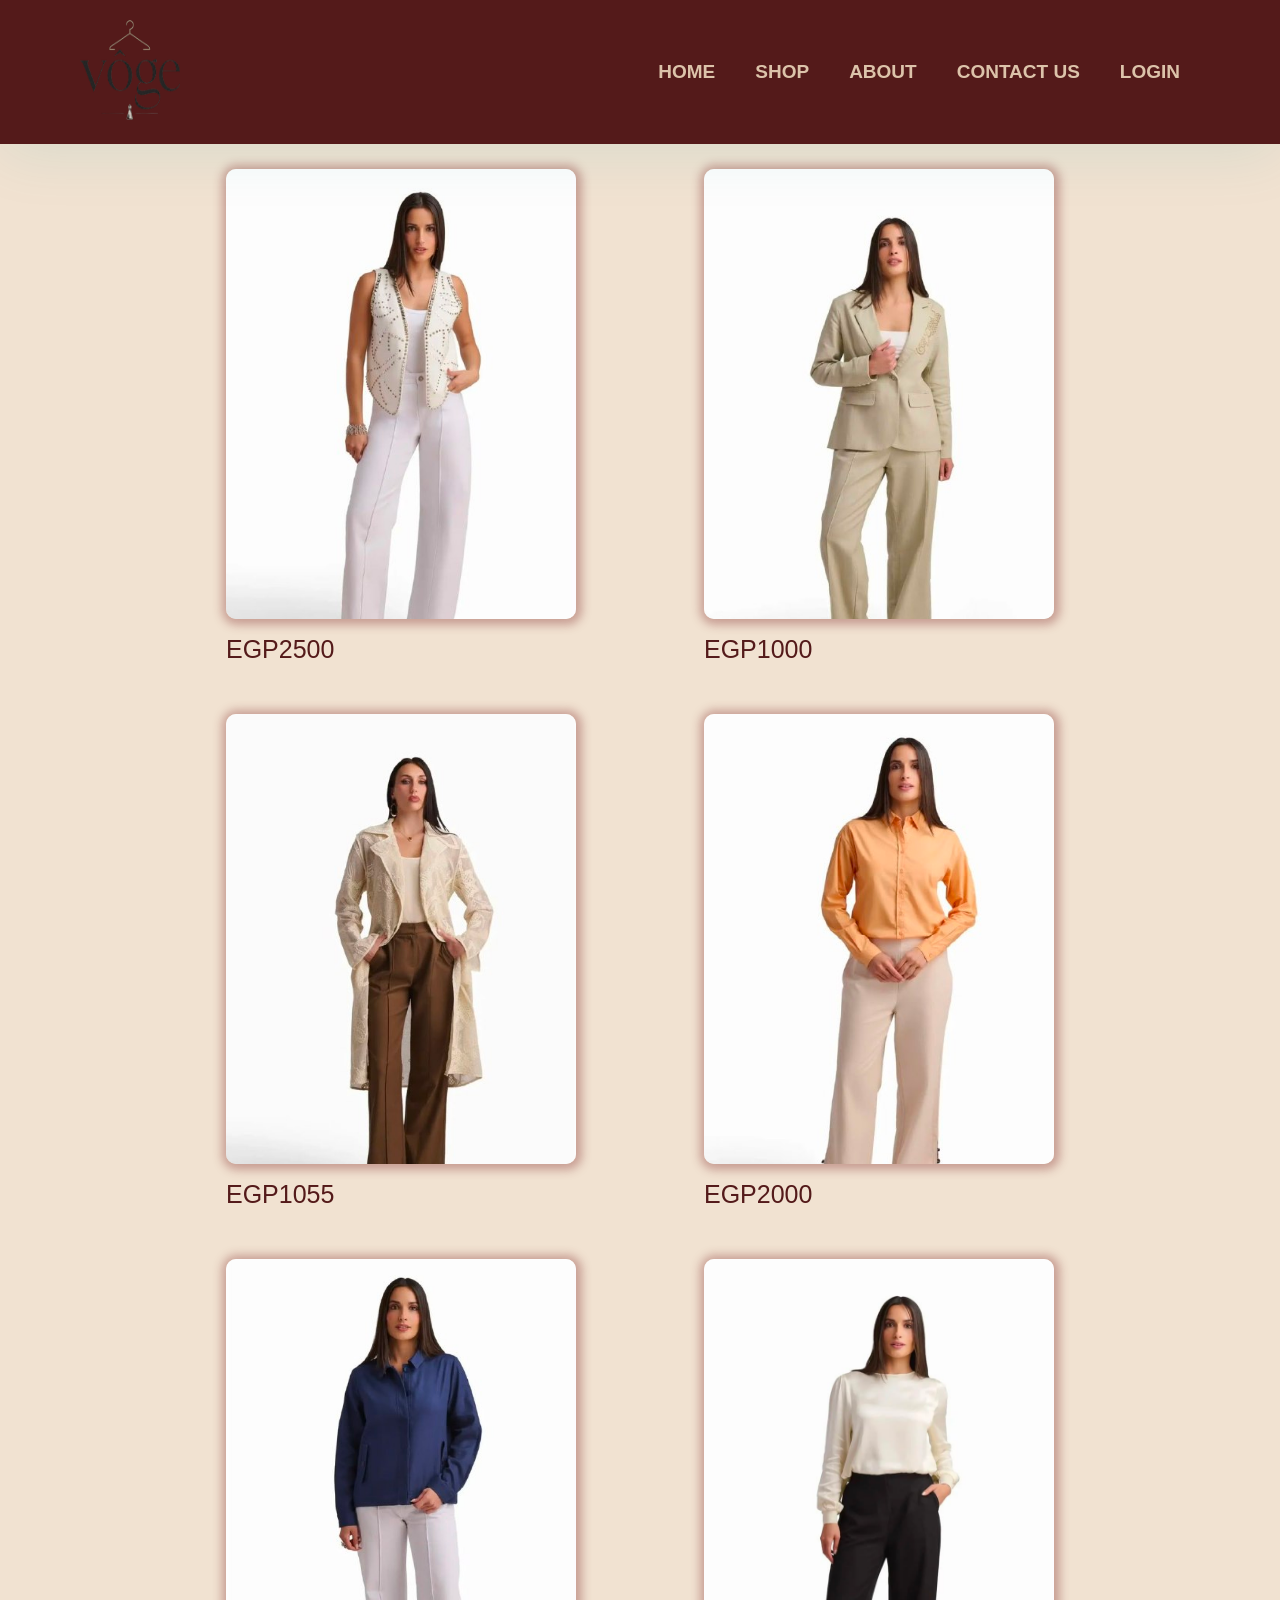
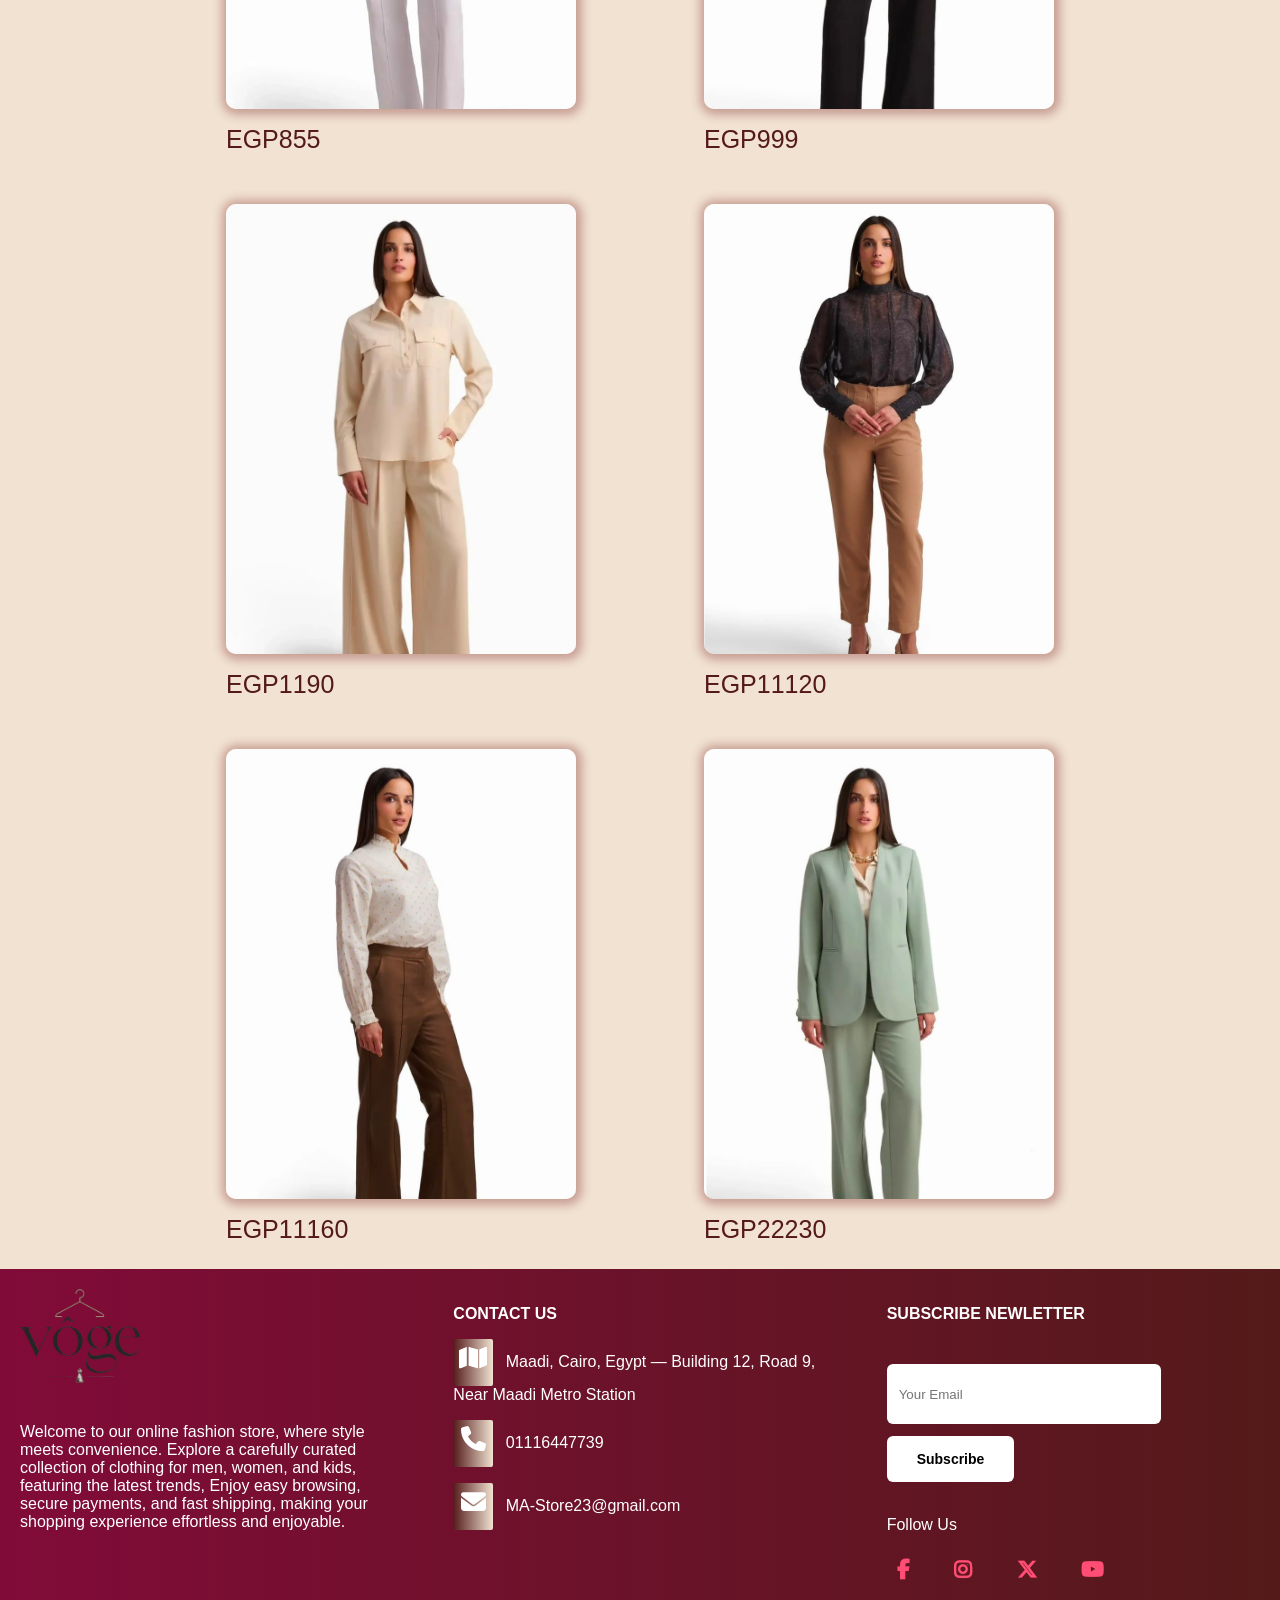
<file: shop-women.html>
<!DOCTYPE html>
<html lang="en">
<head>
    <meta charset="UTF-8">
    <meta name="viewport" content="width=device-width, initial-scale=1.0">
    <title>women Collection</title>
    <link rel="stylesheet" href="https://cdnjs.cloudflare.com/ajax/libs/font-awesome/6.5.0/css/all.min.css">
<link rel="stylesheet" href="assets/css/pstyle.css">
</head>
<body>
    <section id="header">
        <a href="#"><img src="./assets/images/logo.png" class="logo" alt="logo"></a>

        <div>
            <ul id="navbar">
                <li><a href="index.html">HOME</a></li>
                <li><a href="shop.html">SHOP</a></li>
                <li><a href="about.html">ABOUT</a></li>
                <li><a href="contact-us.html">CONTACT US</a></li>
                <li><a href="login.html">LOGIN</a></li>
                <a href="#" id="close"><i class="fa-solid fa-x"></i></a>
            </ul>
        </div>
        <div id="mobile">
            <i id="bar" class="fa-solid fa-bars"></i>
        </div>
    </section>

    <div class="photo">
     <div class="a">
        
    <img src="./assets/images/shop/p1.jpg" alt="photo" >
    
       <p class="price" >EGP2500</p>
     
     
        </div>
 
    

   <div class="b">
    <img src="./assets/images/shop/p2.jpg" alt="photo">
<p class="price">EGP1000</p>
  </div>
  
 <div class="c">
     <img src="./assets/images/shop/p3.jpg" alt=" photo">
<p class="price">EGP1055</p>
</div> 
  <div class="d">  <img src="./assets/images/shop/p4.jpg" alt="photo">
<p class="price">EGP2000</p></div>
  <div class="e">  
    <img src="./assets/images/shop/p5.jpg" alt="photo">
<p class="price">EGP855</p></div>
   <div class="f">
     <img src="./assets/images/shop/p6.jpg" alt="photo">
<p class="price">EGP999</p>
</div>
    <div class="g">
        <img src="./assets/images/shop/p7.jpg" alt="photo">
    <p class="price" >EGP1190</p>
</div>
    <div class="h">
        <img src="./assets/images/shop/p8.jpg"alt="photo">
    <p class="price">EGP11120</p></div>

    <div class="i"><img src="./assets/images/shop/p9.jpg"alt="photo">

    <p class="price">EGP11160</p>
    </div>

    <div class="j">

        <img src="./assets/images/shop/p10.jpg"alt="photo">
    <p class="price">EGP22230</p>

    </div>
</div>
<section id="footer">

        <div class="container">
            <div class="row">
                <div class=" footer-box">
                    <img src="./assets/images/logo.png">
                    <p>Welcome to our online fashion store, where style meets convenience. Explore a carefully curated
                        collection of clothing for men, women, and kids, featuring the latest trends,
                        Enjoy easy browsing, secure payments, and fast shipping, making your shopping experience
                        effortless and enjoyable.</p>
                </div>
                <div class=" footer-box">
                    <p><b>CONTACT US</b></p>
                    <P><i class="fa-solid fa-map"></i> Maadi, Cairo, Egypt — Building 12, Road 9, Near Maadi Metro
                        Station</P>
                    <P><i class="fa-solid fa-phone"></i> 01116447739</P>
                    <P><i class="fa-solid fa-envelope"></i> MA-Store23@gmail.com</P>
                </div>
                <div class=" footer-box">
                    <p><b>SUBSCRIBE NEWLETTER</b></p>
                    <input type="email" class="form-control" placeholder="Your Email">
                    <button type="button" class="normal">Subscribe</button>
                    <br><br><p>Follow Us</p>
                    <div class="follow">
                            <i class="fa-brands fa-facebook-f"></i>
                            <i class="fa-brands fa-instagram"></i>
                            <i class="fa-brands fa-x-twitter"></i>
                            <i class="fa-brands fa-youtube"></i>
                        </div>
                </div>
            </div>
        </div>
    </section>
</body>
</html>
</file>
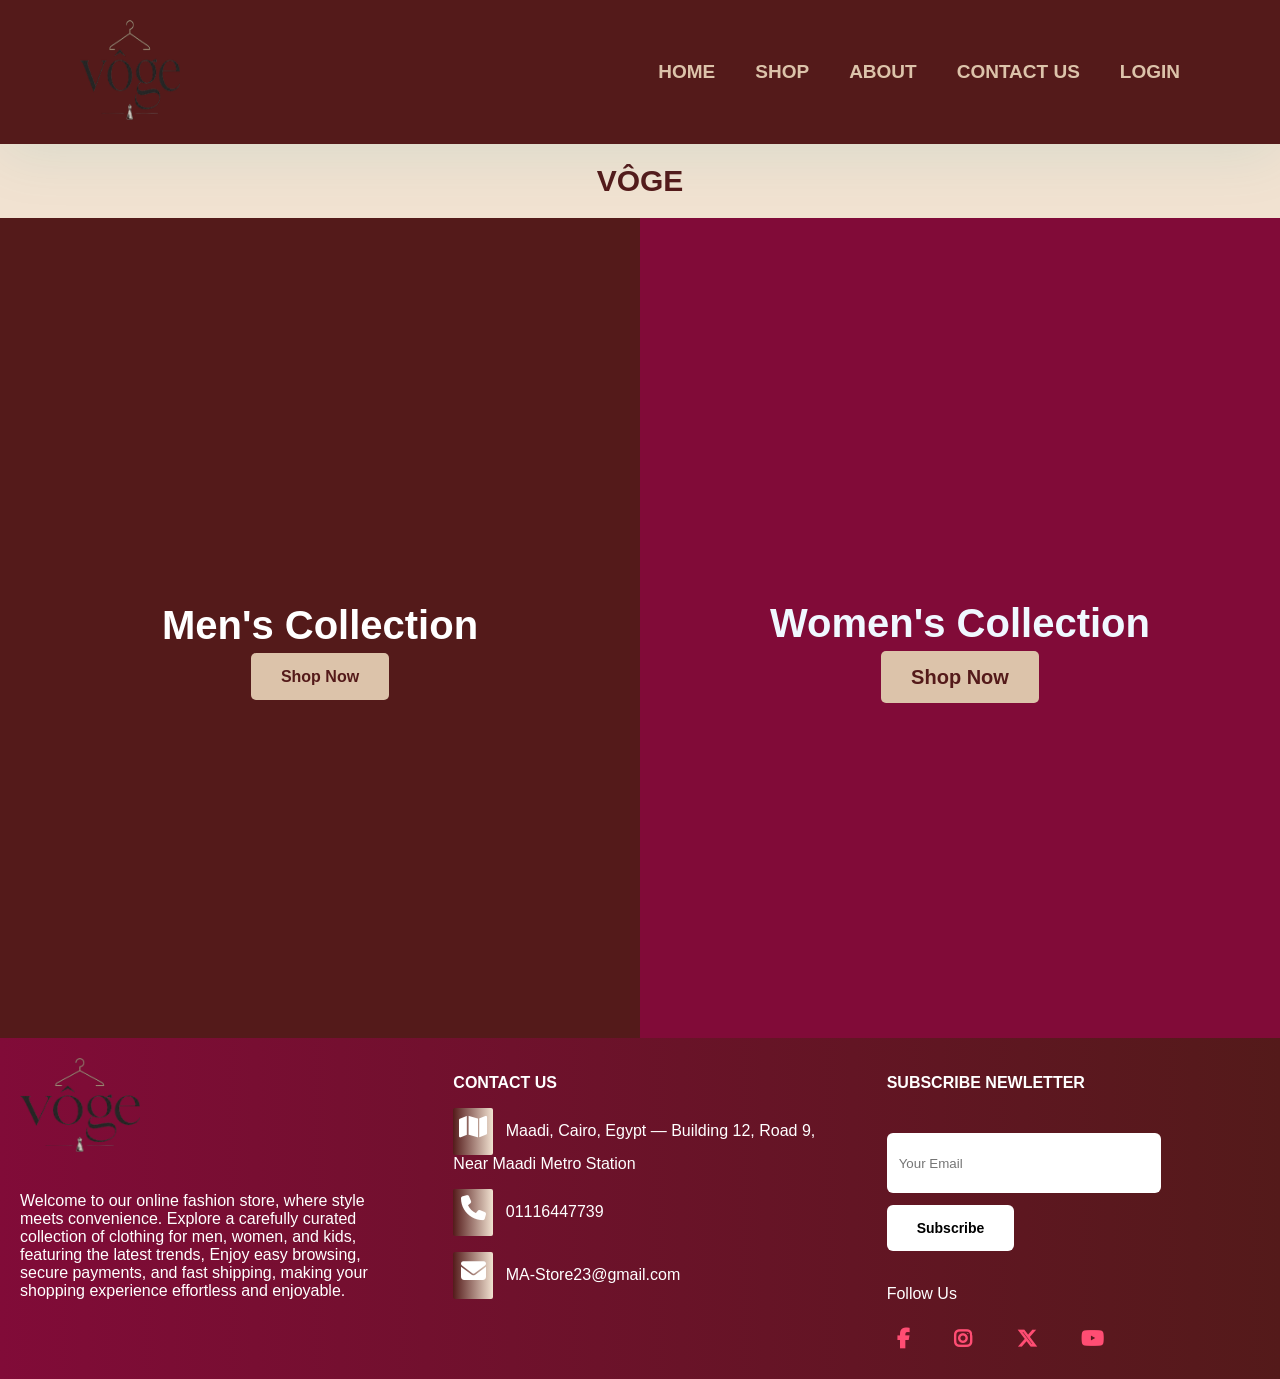
<file: shop.html>
<!DOCTYPE html>
<html lang="ar">
<head>
    <meta charset="UTF-8">
    <title>VÔGE - Shop</title>
    <link rel="stylesheet" href="https://cdnjs.cloudflare.com/ajax/libs/font-awesome/6.5.0/css/all.min.css">
    <link rel="stylesheet" href="assets/css/pstyle.css">
</head>
<body>

    <section id="header">
        <a href="#"><img src="./assets/images/logo.png" class="logo" alt="logo"></a>

        <div>
            <ul id="navbar">
                <li><a href="index.html">HOME</a></li>
                <li><a href="shop.html">SHOP</a></li>
                <li><a href="about.html">ABOUT</a></li>
                <li><a href="contact-us.html">CONTACT US</a></li>
                <li><a href="login.html">LOGIN</a></li>
                <a href="#" id="close"><i class="fa-solid fa-x"></i></a>
            </ul>
        </div>
        <div id="mobile">
            <i id="bar" class="fa-solid fa-bars"></i>
        </div>
    </section>

    <header>
        <div class="logo">VÔGE</div>
    </header>
    <main class="shop-container">
        <section class="category men">
            <div class="content">
                <h2>Men's Collection</h2>
                <a href="shop-men.html" class="shop-btn">Shop Now</a>
            </div>
        </section>

        <section class="category women">
            <div class="content">
                <h2>Women's Collection</h2>
                <a href="shop-women.html" class="shop-btn">Shop Now</a>
            </div>
        </section>
    </main>

    <section id="footer">

        <div class="container">
            <div class="row">
                <div class=" footer-box">
                    <img src="./assets/images/logo.png">
                    <p>Welcome to our online fashion store, where style meets convenience. Explore a carefully curated
                        collection of clothing for men, women, and kids, featuring the latest trends,
                        Enjoy easy browsing, secure payments, and fast shipping, making your shopping experience
                        effortless and enjoyable.</p>
                </div>
                <div class=" footer-box">
                    <p><b>CONTACT US</b></p>
                    <P><i class="fa-solid fa-map"></i> Maadi, Cairo, Egypt — Building 12, Road 9, Near Maadi Metro
                        Station</P>
                    <P><i class="fa-solid fa-phone"></i> 01116447739</P>
                    <P><i class="fa-solid fa-envelope"></i> MA-Store23@gmail.com</P>
                </div>
                <div class=" footer-box">
                    <p><b>SUBSCRIBE NEWLETTER</b></p>
                    <input type="email" class="form-control" placeholder="Your Email">
                    <button type="button" class="normal">Subscribe</button>
                    <br><br><p>Follow Us</p>
                    <div class="follow">
                            <i class="fa-brands fa-facebook-f"></i>
                            <i class="fa-brands fa-instagram"></i>
                            <i class="fa-brands fa-x-twitter"></i>
                            <i class="fa-brands fa-youtube"></i>
                        </div>
                </div>
            </div>
        </div>
    </section>
</body>
</html>
</file>
<file: assets/css/style.css>
* {
  margin: 0;
  padding: 0; 
  font-family: 'Segoe UI', Tahoma, Geneva, Verdana, sans-serif;
  box-sizing: border-box;
}
body {
  overflow-x: hidden;
  background: var(--dark-green);
}

:root {
  --main-color: #810B38;
  --light-green: #F1E2D1;
  --dark-green: #DCC3AA;
  --light-blue: #541a1a;
}

.home h1 {
  font-size: 50px;
  line-height: 64px;
  color: #222;
}

.home h2 {
  font-size: 46px;
  line-height: 54px;
  color: #222;
}

.home h4 {
  font-size: 22px;
  color: #222;
}

.home h6 {
  font-weight: 700;
  font-size: 12px;
}

.home p {
  font-size: 17px;
  color: var(--dark-green);
  margin: 15px 0 20px 0;
}

.section-p1 {
  padding: 40px 80px;
}

.section-m1 {
  margin: 40px 0;
}


/* start header */

.logo {
  width: 100px;
  height: 100px;
}

#header {
  display: flex;
  align-items: center;
  justify-content: space-between;
  padding: 20px 80px;
  background: var(--light-blue);
  box-shadow: 0 10px 60px rgba(0, 150, 150, 0.1);
  z-index: 999;
  position: sticky;
  top: 0;
  left: 0;
}

#navbar {
  display: flex;
  align-items: center;
  justify-content: center;
}

#navbar li {
  list-style: none;
  padding: 0 20px;
  position: relative;
}

#navbar li a {
  text-decoration: none;
  font-size: 19px;
  font-weight: 600;
  color:var(--light-green);
  transition: 0.3s ease;
}

#navbar li a::after {
  content: "";
  width: 0;                  
  height: 3px;
  background: var(--dark-green);
  position: absolute;
  bottom: -4px;
  left: 50%;                 
  transform: translateX(-50%);
  transition: width 0.3s ease;  
}
#navbar li a:hover::after{
  width: 30%;  

}

#mobile{
  display: none;
}

#close{
  display: none;
}


/* start Home page */

#hero {
  background-image: url(../images/banner/hero.png);
  background-repeat: no-repeat;
  background-size: cover;
  height: 90vh;
  width: 100%;
  padding: 0 80px;
  display: flex;
  flex-direction: column;
  align-items: flex-start;
  justify-content: center;
}

#hero h1 {
  color: #088178;
}
#hero button {
  background-image: url(../images/bgbutton2.jpg);
  background-size: cover;
  background-position: center;
  background-repeat: no-repeat;
  border: none;
  color: var(--main-color);
  font-size: 16px;
  padding: 14px 80px 14px;
  border-radius: 20px;
  cursor: pointer;
  font-weight: 700;
}

#feature{
    display: flex;
    align-items: center;
    justify-content: space-between;
    flex-wrap: wrap;
}

#feature .fe-box{
    width: 180px;
    text-align: center;
    padding: 25px 15px;
    box-shadow: 20px 20px 34px rgba(0, 0, 0, 0.05);
    border: 1px solid var(--light-blue);
    border-radius: 6px;
    margin: 15px 0;
    transition: 0.3s ease;
}

#feature .fe-box img{
    width: 100%;
    margin-bottom: 10px;
}

#feature .fe-box:hover{
    box-shadow: 10px 10px 54px rgba(70,62,221, 0.25);
}

#feature .fe-box h6{
    display: inline-block;
    padding: 9px 8px 6px;
    line-height: 1;
    border-radius: 4px;
    color: var(--dark-green);
    background: var(--light-green);
}



/* start products */

#product1{
  text-align: center;
}

#product1 .pro-container{
  display: flex;
  justify-content: space-between;
  padding-top: 20px;
  flex-wrap: wrap;
}

#product1 .pro{
  width: 23%;
  min-width: 250px;
  padding: 10px 12px;
  border: 1px solid var(--main-color);
  border-radius: 25px;
  cursor: pointer;
  box-shadow: 20px 20px 30px rgba(0, 0, 0, 0.04);
  margin: 15px 0;
  transition: 0.2s ease;
  position: relative;
}


#product1 .pro:hover{
  box-shadow: 20px 20px 30px rgba(0, 0, 0, 0.09);
}
#product1 .pro img{
  width: 100%;
  border-radius: 20px;
}

#product1 .pro .des{
  text-align: start;
  padding: 10px 0;
}

#product1 .pro .des span{
  color: #606063;
  font-size: 12px;
}

#product1 .pro .des h5{
padding-top: 7px;
color: #1a1a1a;
font-size: 14px;
}

#product1 .pro .des i{
  font-size: 12px;
  color: rgb(243, 181, 25);
}

#product1 .pro .des h4{
  padding-top: 7px;
  font-size: 15px;
  font-weight: 700;
  color: var(--dark-green);
}

#product1 .pro .cart{
  width: 40px;
  height: 40px;
  line-height: 40px;
  border-radius: 50px;
  background: var(--main-color);
  color: var(--dark-green);
  border: 1px solid var(--light-green);
  position: absolute;
  bottom: 20px;
  right: 10px;

}

#banner{
  display: flex;
  flex-direction: column;
  justify-content: center;
  align-items: center;
  text-align: center;
  background-image: url(../images/banner/b2.jpg);
  width: 100%;
  height: 40vh;
  background-size: cover;
  background-position: center;
}

#banner h4{
  color: #fff;
  font-size: 16px;
}
#banner h2{
  color: #fff;
  font-size: 30px;
  padding: 10px 0;
}

#banner h2 span{
  color: red;
}

button.normal{
  font-size: 14px;
  font-weight: 600;
  padding: 15px 30px;
  color: #000;
  background: white;
  border-radius: 6px;
  cursor: pointer;
  border: none;
  outline: none;
  transition: 0.3s ease;
  margin-top: 12px;
}

#banner button:hover{
  background: var(--dark-green);
  color: #fff;
}


/* start footer */



.row {
  display: flex;
  flex-wrap: wrap;
  gap: 20px; 
}

#footer .footer-box {
  flex: 1;           
  min-width: 250px;  
}

#footer button:hover{
  background: var(--dark-green);
  color: #fff;
}

#footer{
    background-image:linear-gradient(to right,var(--main-color),var(--light-blue)) ;
    color: #fff;
}



.footer-box{
    padding: 20px;
}

.footer-box img{
    width: 120px;
    margin-bottom:20px
}

.footer-box .fa-solid{
    margin-right: 8px;
    font-size: 25px;
    height: 40px;
    width: 40px;
    text-align: center;
    padding-top: 7px;
    border-radius: 2px;
    background-image:linear-gradient(to right,var(--light-blue),var(--light-green)) ;
}


.footer-box .form-control {
  width: 100%;
  max-width: 250px;
  padding: 10px 12px;
  height: 40px;
  border: none;
  border-radius: 6px;
  box-shadow: none;
  margin-top: 25px;
  color: #000;
}

.footer-box .form-control:focus {
  outline: 2px solid var(--dark-green);
}



.follow .fa-brands{
    font-size: 20px;
    margin: 10px;
    color: #ff4d73;
    font-weight: bold;
    padding-right: 20px;
}
.follow .fa-brands{
    cursor: pointer;
    transition: ease 0.5s;
}

.follow .fa-brands:hover{
    font-size: 25px;
    color: aqua;
}




/* media query */

@media (max-width:800px) {

  #navbar{
    display: flex;
    flex-direction: column;
    align-items: flex-start;
    justify-content: flex-start;
    position: fixed;
    top: 0;
    right: -300px;
    height: 100vh;
    width: 200px;
    background: var(--main-color);
    box-shadow: 0 40px 60px rgba(0, 0, 0, 0.1);
    padding: 80px 0 0 10px;
    transition: 0.9s ease;
  }

  #navbar.active{
    right: 0;
  }

  #navbar li{
    margin-bottom: 30px;
  }

  #mobile{
  display: block;
}

  #mobile i {
    color: #1a1a1a;
    font-size: 35px;
    padding-left: 185px;

  }

  #header a img{
    margin-left: -74px;
  }

  #close{
    display: initial;
    position: absolute;
    top: 30px;
    left: 30px;
    color: #222;
    font-size: 23px;
  }


  /* about page */

  #about-head{
    flex-direction: column;
    padding: 0;
  }

  #about-head img{
    width: 100%;
    padding-top: 50px;
  }
  
}
</file>
<file: assets/css/about.css>
:root {
  --main-color: #810B38;
  --light-green: #F1E2D1;
  --dark-green: #DCC3AA;
  --light-blue: #541a1a;
}


body { 
    background-color: #541A1A;
    font-family: sans-serif;
    color: #f1e2d1;
}

h1 {
    text-decoration: underline;
}

h2 {
    text-decoration: underline;
}

.image-container img {
    background-size: contain;
    width: 100%;

}

.image-container {
    width: 40%;

}

.container {
    display: flex;
    flex-wrap: wrap;
    flex-direction: row;
    align-items: center;
    gap: 200px;
    margin: auto;
    width: 90%;
    justify-content: center;

}

.text {
    width: 40%;
}

.testimonials {
    text-align: center;

}

.testimonials-container {
    display: grid;
    grid-template-columns: repeat(2, 1fr);
    gap: 30px;
    margin-left: 100px;
    margin-bottom: 100px;
}

.testimonials-container img {
    width: 80%;
    border-radius: 20px;
    box-shadow: 0 10px 10px #f1e2d1;




}

/* start header */

.logo {
  width: 100px;
  height: 100px;
}

#header {
  display: flex;
  align-items: center;
  justify-content: space-between;
  padding: 20px 80px;
  background: var(--light-blue);
  box-shadow: 0 10px 60px rgba(0, 150, 150, 0.1);
  z-index: 999;
  position: sticky;
  top: 0;
  left: 0;
}

#navbar {
  display: flex;
  align-items: center;
  justify-content: center;
  z-index: 999;
}

#navbar li {
  list-style: none;
  padding: 0 20px;
  position: relative;
}

#navbar li a {
  text-decoration: none;
  font-size: 19px;
  font-weight: 600;
  color:var(--light-green);
  transition: 0.3s ease;
}

#navbar li a::after {
  content: "";
  width: 0;                  
  height: 3px;
  background: var(--dark-green);
  position: absolute;
  bottom: -4px;
  left: 50%;                 
  transform: translateX(-50%);
  transition: width 0.3s ease;  
}
#navbar li a:hover::after{
  width: 30%;  

}

#mobile{
  display: none;
}

#close{
  display: none;
}

/* start header */

#header .logo {
  width: 100px;
  height: 100px;
}

#header {
  display: flex;
  align-items: center;
  justify-content: space-between;
  padding: 20px 80px;
  background: #541a1a;
  box-shadow: 0 10px 60px rgba(0, 150, 150, 0.1);
  z-index: 999;
  position: sticky;
  top: 0;
  left: 0;
}

#navbar {
  display: flex;
  align-items: center;
  justify-content: center;
}

#navbar li {
  list-style: none;
  padding: 0 20px;
  position: relative;
}

#navbar li a {
  text-decoration: none;
  font-size: 19px;
  font-weight: 600;
  color:#DCC3AA;
  transition: 0.3s ease;
}

#navbar li a::after {
  content: "";
  width: 0;                  
  height: 3px;
  background: #DCC3AA;
  position: absolute;
  bottom: -4px;
  left: 50%;                 
  transform: translateX(-50%);
  transition: width 0.3s ease;  
}
#navbar li a:hover::after{
  width: 30%;  

}

#mobile{
  display: none;
}

#close{
  display: none;
}

/* start footer */



.row {
  display: flex;
  flex-wrap: wrap;
  gap: 20px; 
}

#footer .footer-box {
  flex: 1;           
  min-width: 250px;  
}

#footer button:hover{
  background: var(--dark-green);
  color: #fff;
}

#footer{
    background-image:linear-gradient(to right,var(--main-color),var(--light-blue)) ;
    color: #fff;
}



.footer-box{
    padding: 20px;
}

.footer-box img{
    width: 120px;
    margin-bottom:20px
}

.footer-box .fa-solid{
    margin-right: 8px;
    font-size: 25px;
    height: 40px;
    width: 40px;
    text-align: center;
    padding-top: 7px;
    border-radius: 2px;
    background-image:linear-gradient(to right,var(--light-blue),var(--light-green)) ;
}


.footer-box .form-control {
  width: 100%;
  max-width: 250px;
  padding: 10px 12px;
  height: 40px;
  border: none;
  border-radius: 6px;
  box-shadow: none;
  margin-top: 25px;
  color: #000;
}

.footer-box .form-control:focus {
  outline: 2px solid var(--dark-green);
}



.follow .fa-brands{
    font-size: 20px;
    margin: 10px;
    color: #ff4d73;
    font-weight: bold;
    padding-right: 20px;
}
.follow .fa-brands{
    cursor: pointer;
    transition: ease 0.5s;
}

.follow .fa-brands:hover{
    font-size: 25px;
    color: aqua;
}

button.normal{
  font-size: 14px;
  font-weight: 600;
  padding: 15px 30px;
  color: #000;
  background: white;
  border-radius: 6px;
  cursor: pointer;
  border: none;
  outline: none;
  transition: 0.3s ease;
  margin-top: 12px;
}
</file>
<file: assets/css/contact.css>
:root{
    --dark-red: #810B38;
    --cream: #F1E2D1;
    --beige: #DCC3AA;
    --dark-brown: #541A1A;
}
body {
    margin: 0;
    padding: 0;
    font-family: Verdana, Geneva, Tahoma, sans-serif;
}

body::before {
    content: "";
    position: fixed;
    top: 0;
    left: 0;
    width: 100%;
    height: 100%;
    background:
        linear-gradient(
            rgba(0, 0, 0, 0.6),
            rgba(0, 0, 0, 0.6)
        ),
        url("../images/contact.png");
    background-size: cover;
    z-index: -1;
}

.page h1 {
    color: var(--dark-red);
    text-align: center;
    font-size: 40px;
}

.page p{
    text-align: center;
    font-family: Verdana, Geneva, Tahoma, sans-serif;
    font-size:20px;
    font-weight:bold;
    color:var(--cream);
}

.page form{
     text-align: center;
    font-family: Verdana, Geneva, Tahoma, sans-serif;
    font-size:20px;
    font-weight:bold;
    color:var(--cream);
    
}

.page button {
    background-color: var(--dark-red);
    color: white;
    font-size: 25px;
}

.page button:hover {
    background-color: var(--dark-brown);
}

.page input,.page textarea{
    border: 2px solid var(--beige);
    font-size: 25px;
    color: white;
    background-color:transparent;
    padding: 10px;
    border-radius: 10px;
}

.page h2{
    text-align: center;
    font-family: Verdana, Geneva, Tahoma, sans-serif;
    font-size: 30px;
    font-weight:bold;
    color:var(--cream);
}

iframe {
    width: 80%;
    display: block;
    margin: 20px auto;
}

/* start header */

#header .logo {
  width: 100px;
  height: 100px;
}

#header {
  display: flex;
  align-items: center;
  justify-content: space-between;
  padding: 20px 80px;
  background: #541a1a;
  box-shadow: 0 10px 60px rgba(0, 150, 150, 0.1);
  z-index: 999;
  position: sticky;
  top: 0;
  left: 0;
}

#navbar {
  display: flex;
  align-items: center;
  justify-content: center;
}

#navbar li {
  list-style: none;
  padding: 0 20px;
  position: relative;
}

#navbar li a {
  text-decoration: none;
  font-size: 19px;
  font-weight: 600;
  color:#DCC3AA;
  transition: 0.3s ease;
}

#navbar li a::after {
  content: "";
  width: 0;                  
  height: 3px;
  background: #DCC3AA;
  position: absolute;
  bottom: -4px;
  left: 50%;                 
  transform: translateX(-50%);
  transition: width 0.3s ease;  
}
#navbar li a:hover::after{
  width: 30%;  

}

#mobile{
  display: none;
}

#close{
  display: none;
}

/* start footer */



.row {
  display: flex;
  flex-wrap: wrap;
  gap: 20px; 
}

#footer .footer-box {
  flex: 1;           
  min-width: 250px;  
}

#footer button:hover{
  background: #DCC3AA;
  color: #fff;
}

#footer{
    background-image:linear-gradient(to right,#810B38,#541a1a) ;
    color: #fff;
}



.footer-box{
    padding: 20px;
}

.footer-box img{
    width: 120px;
    margin-bottom:20px
}

.footer-box .fa-solid{
    margin-right: 8px;
    font-size: 25px;
    height: 40px;
    width: 40px;
    text-align: center;
    padding-top: 7px;
    border-radius: 2px;
    background-image:linear-gradient(to right,#541a1a,#F1E2D1) ;
}


.footer-box .form-control {
  width: 100%;
  max-width: 250px;
  padding: 10px 12px;
  height: 40px;
  border: none;
  border-radius: 6px;
  box-shadow: none;
  margin-top: 25px;
  color: #000;
}

.footer-box .form-control:focus {
  outline: 2px solid #DCC3AA;
}



.follow .fa-brands{
    font-size: 20px;
    margin: 10px;
    color: #ff4d73;
    font-weight: bold;
    padding-right: 20px;
}
.follow .fa-brands{
    cursor: pointer;
    transition: ease 0.5s;
}

.follow .fa-brands:hover{
    font-size: 25px;
    color: aqua;
}

button.normal{
  font-size: 14px;
  font-weight: 600;
  padding: 15px 30px;
  color: #000;
  background: white;
  border-radius: 6px;
  cursor: pointer;
  border: none;
  outline: none;
  transition: 0.3s ease;
  margin-top: 12px;
}
</file>
<file: assets/css/pstyle2.css>
* { margin: 0;

padding:

0;
box-sizing:
border-box;
font-family: "Poppins", sans-serif;
}
body {
display: flex;
justify-content: center;
align-items: center;
min-height: 100vh;
background: url(../images/shop/11.jpg);
background-repeat:no-repeat;
background-size: cover;

}
.wrapper {
width: 420px;
background:transparent;
border: 2px solid rgba( 255, 255,255,.2);
backdrop-filter:blur(10px);
color: #ffffff;
border-radius: 10px;
padding: 30px 40px;
}

.wrapper h1 {
font-size: 36px;
text-align: center;
}
.wrapper .input-box {
    position: relative;
width:
100%;
height: 50px;
margin: 30px 0;
}
.input-box input {
width: 100%;
height: 100%;
background: transparent;
border:
none;
outline:
none;
border: 2px solid rgba(255, 255, 255, 2);
border-radius: 40px;
font-size: 14px;
color: #ffffff;
padding: 20px 45px 20px 20px;
}
.input-box input::placeholder{
    color:#ffffff;
}
.input-box i {
position:absolute;
right: 20px;
top:50%;
transform:translateY(-50%);
font-size: 20px;
}
.wrapper.remember-forgot{
    display: flex;
    justify-content: space-between;
    font-size: 14.5px;
    margin: -15px 0 15px;
}

.remember-forgot label input {

accent-color:

#fff;

margin-right: 3px;
}
.remember-forgot a {
 color: #fff;
 text-decoration: none;
 margin-left: 80px;


  }
 .remember-forgot a:hover {
text-decoration: underline;

}
.wrapper .btn {

width: 100%;
height: 45px;
 background:#fff;
 border: none;
 outline: none;
 border-radius: 40px;
box-shadow: 0 0 10px rgba(0, 0, 0, .1);
cursor: pointer;
font-size: 16px;
color: black;
font-weight: 600;
 }

 .wrapper .register-link {

font-size: 14.5px;

text-align: center;
margin: 20px 0 15px;
}


.register-link p a {
color: #b63535;

text-decoration: none;
font-weight: 600;
}

.register-link p a:hover {


text-decoration: underline;

}

/* start header */

#header .logo {
  width: 100px;
  height: 100px;
}

#header {
  display: flex;
  align-items: center;
  justify-content: space-between;
  padding: 20px 80px;
  background: #541a1a;
  box-shadow: 0 10px 60px rgba(0, 150, 150, 0.1);
  z-index: 999;
  position: sticky;
  top: 0;
  left: 0;
}

#navbar {
  display: flex;
  align-items: center;
  justify-content: center;
}

#navbar li {
  list-style: none;
  padding: 0 20px;
  position: relative;
}

#navbar li a {
  text-decoration: none;
  font-size: 19px;
  font-weight: 600;
  color:#DCC3AA;
  transition: 0.3s ease;
}

#navbar li a::after {
  content: "";
  width: 0;                  
  height: 3px;
  background: #DCC3AA;
  position: absolute;
  bottom: -4px;
  left: 50%;                 
  transform: translateX(-50%);
  transition: width 0.3s ease;  
}
#navbar li a:hover::after{
  width: 30%;  

}

#mobile{
  display: none;
}

#close{
  display: none;
}

/* start footer */



.row {
  display: flex;
  flex-wrap: wrap;
  gap: 20px; 
}

#footer .footer-box {
  flex: 1;           
  min-width: 250px;  
}

#footer button:hover{
  background: #DCC3AA;
  color: #fff;
}

#footer{
    background-image:linear-gradient(to right,#810B38,#541a1a) ;
    color: #fff;
}



.footer-box{
    padding: 20px;
}

.footer-box img{
    width: 120px;
    margin-bottom:20px
}

.footer-box .fa-solid{
    margin-right: 8px;
    font-size: 25px;
    height: 40px;
    width: 40px;
    text-align: center;
    padding-top: 7px;
    border-radius: 2px;
    background-image:linear-gradient(to right,#541a1a,#F1E2D1) ;
}


.footer-box .form-control {
  width: 100%;
  max-width: 250px;
  padding: 10px 12px;
  height: 40px;
  border: none;
  border-radius: 6px;
  box-shadow: none;
  margin-top: 25px;
  color: #000;
}

.footer-box .form-control:focus {
  outline: 2px solid #DCC3AA;
}



.follow .fa-brands{
    font-size: 20px;
    margin: 10px;
    color: #ff4d73;
    font-weight: bold;
    padding-right: 20px;
}
.follow .fa-brands{
    cursor: pointer;
    transition: ease 0.5s;
}

.follow .fa-brands:hover{
    font-size: 25px;
    color: aqua;
}

button.normal{
  font-size: 14px;
  font-weight: 600;
  padding: 15px 30px;
  color: #000;
  background: white;
  border-radius: 6px;
  cursor: pointer;
  border: none;
  outline: none;
  transition: 0.3s ease;
  margin-top: 12px;
}
</file>
<file: assets/css/mshop.css>
.photo img{
    width: 350px;
    height: 450px;
   object-fit: cover;
   border-radius: 10px;
   margin-bottom: 0px;
   margin-top: 25px;
   box-shadow: 1px 1px 10px 5px #87333361 ;
}

.photo {
    display: flex;
 flex-wrap: wrap;
gap: 8%;
justify-content: center;
 
 background: var(--light-cream);}

 .photo img:hover{
    width: 370px;
    height: 500px;
    transition: 1s ease;
    animation-name:w;
    
 }

 



.men{
    font-size: 20px;
    font-weight: bold;
    color: aliceblue;
    margin: 0px;}
.A{
    
    padding: 0%;
    margin-top: 0px; 
    font-size: 25px;
    color: var(--deep-brown)
    
}
.price{
    margin-top: 10px;
}
.B{  padding: 0%;
    margin: 0%;
font-size: 25px;
    
    color: var(--deep-brown)}
.C{padding: 0%;
    margin: 0%;
   font-size: 25px;
    color: var(--deep-brown)}
.D{padding: 0%;
    margin: 0%;
font-size: 25px;
    color: var(--deep-brown)}

.E{padding: 0%;
    margin: 0%;font-size: 25px;
    color: var(--deep-brown)}

.F{padding: 0%;
    margin: 0%;font-size: 25px;
    color: var(--deep-brown)}

.G{padding: 0%;
    margin: 0%;font-size: 25px;
    color: var(--deep-brown)}

.H{padding: 0%;
    margin: 0%;font-size: 25px;
    color: var(--deep-brown)}
.I{padding: 0%;
    margin: 0%;font-size: 25px;
    color: var(--deep-brown)}
.J{padding: 0%;
    margin: 0%;font-size: 25px;
    color: var(--deep-brown)}

    /* start header */

#header .logo {
  width: 100px;
  height: 100px;
}

#header {
  display: flex;
  align-items: center;
  justify-content: space-between;
  padding: 20px 80px;
  background: #541a1a;
  box-shadow: 0 10px 60px rgba(0, 150, 150, 0.1);
  z-index: 999;
  position: sticky;
  top: 0;
  left: 0;
}

#navbar {
  display: flex;
  align-items: center;
  justify-content: center;
}

#navbar li {
  list-style: none;
  padding: 0 20px;
  position: relative;
}

#navbar li a {
  text-decoration: none;
  font-size: 19px;
  font-weight: 600;
  color:#DCC3AA;
  transition: 0.3s ease;
}

#navbar li a::after {
  content: "";
  width: 0;                  
  height: 3px;
  background: #DCC3AA;
  position: absolute;
  bottom: -4px;
  left: 50%;                 
  transform: translateX(-50%);
  transition: width 0.3s ease;  
}
#navbar li a:hover::after{
  width: 30%;  

}

#mobile{
  display: none;
}

#close{
  display: none;
}

button.normal{
  font-size: 14px;
  font-weight: 600;
  padding: 15px 30px;
  color: #000;
  background: white;
  border-radius: 6px;
  cursor: pointer;
  border: none;
  outline: none;
  transition: 0.3s ease;
  margin-top: 12px;
}

/* start footer */



.row {
  display: flex;
  flex-wrap: wrap;
  gap: 20px; 
}

#footer .footer-box {
  flex: 1;           
  min-width: 250px;  
}

#footer button:hover{
  background: #DCC3AA;
  color: #fff;
}

#footer{
    background-image:linear-gradient(to right,#810B38,#541a1a) ;
    color: #fff;
}



.footer-box{
    padding: 20px;
}

.footer-box img{
    width: 120px;
    margin-bottom:20px
}

.footer-box .fa-solid{
    margin-right: 8px;
    font-size: 25px;
    height: 40px;
    width: 40px;
    text-align: center;
    padding-top: 7px;
    border-radius: 2px;
    background-image:linear-gradient(to right,#541a1a,#F1E2D1) ;
}


.footer-box .form-control {
  width: 100%;
  max-width: 250px;
  padding: 10px 12px;
  height: 40px;
  border: none;
  border-radius: 6px;
  box-shadow: none;
  margin-top: 25px;
  color: #000;
}

.footer-box .form-control:focus {
  outline: 2px solid #DCC3AA;
}



.follow .fa-brands{
    font-size: 20px;
    margin: 10px;
    color: #ff4d73;
    font-weight: bold;
    padding-right: 20px;
}
.follow .fa-brands{
    cursor: pointer;
    transition: ease 0.5s;
}

.follow .fa-brands:hover{
    font-size: 25px;
    color: aqua;
}
</file>
<file: assets/css/pstyle.css>
:root {
    --primary-red: #810B38;
    --light-cream: #F1E2D1;
    --secondary-tan: #DCC3AA;
    --deep-brown: #541A1A;
}

body, html {
    margin: 0;
    padding: 0;
    height: 100%;
    font-family: 'Arial', sans-serif;
    background-color: var(--light-cream);
}

header {
    text-align: center;
    padding: 20px;
    background-color: var(--light-cream);
    font-size: 30px;
    font-weight: bold;
    color: var(--deep-brown);
}

.shop-container {
    display: flex;
    height: calc(100vh - 80px);
}

.category {
    flex: 1;
    display: flex;
    justify-content: center;
    align-items: center;
    transition: 0.5s;
    color: white;
}


.men { background-color: var(--deep-brown); }
.women { background-color: var(--primary-red); }

.category:hover {
    flex: 1.5; 
}

.content { text-align: center; }

h2 { font-size: 40px; margin-bottom: 20px; }

.shop-btn {
    padding: 15px 30px;
    background-color: var(--secondary-tan);
    color: var(--deep-brown);
    text-decoration: none;
    font-weight: bold;
    border-radius: 5px;
    transition: 0.3s;
}

.shop-btn:hover {
    background-color: white;
    color: var(--primary-red);
}
.photo img{
    width: 350px;
    height: 450px;
   object-fit: cover;
   border-radius: 10px;
   margin-bottom: 0px;
   margin-top: 25px;
   box-shadow: 1px 1px 10px 5px #87333361 ;
}

.photo {
    display: flex;
 flex-wrap: wrap;
gap: 10%;
justify-content: center;
 
 background: var(--light-cream);}
 .photo img:hover{
    width: 370px;
    height: 470px;
    transition: 1s;
    animation-name:w;
    animation-duration: 1s;
 }
 



.women{
    font-size: 20px;
    font-weight: bold;
    color: aliceblue;
    margin: 0px;}
.a{
    
    padding: 0%;
    margin-top: 0px; 
    font-size: 25px;
    color: var(--deep-brown)
    
}
.price{
    margin-top: 10px;
}
.b{  padding: 0%;
    margin: 0%;
font-size: 25px;
    
    color: var(--deep-brown)}
.c{padding: 0%;
    margin: 0%;
   font-size: 25px;
    color: var(--deep-brown)}
.d{padding: 0%;
    margin: 0%;
font-size: 25px;
    color: var(--deep-brown)}

.e{padding: 0%;
    margin: 0%;font-size: 25px;
    color: var(--deep-brown)}

.f{padding: 0%;
    margin: 0%;font-size: 25px;
    color: var(--deep-brown)}

.g{padding: 0%;
    margin: 0%;font-size: 25px;
    color: var(--deep-brown)}

.h{padding: 0%;
    margin: 0%;font-size: 25px;
    color: var(--deep-brown)}
.i{padding: 0%;
    margin: 0%;font-size: 25px;
    color: var(--deep-brown)}
.j{padding: 0%;
    margin: 0%;font-size: 25px;
    color: var(--deep-brown)}

/* start header */

#header .logo {
  width: 100px;
  height: 100px;
}

#header {
  display: flex;
  align-items: center;
  justify-content: space-between;
  padding: 20px 80px;
  background: #541a1a;
  box-shadow: 0 10px 60px rgba(0, 150, 150, 0.1);
  z-index: 999;
  position: sticky;
  top: 0;
  left: 0;
}

#navbar {
  display: flex;
  align-items: center;
  justify-content: center;
}

#navbar li {
  list-style: none;
  padding: 0 20px;
  position: relative;
}

#navbar li a {
  text-decoration: none;
  font-size: 19px;
  font-weight: 600;
  color:#DCC3AA;
  transition: 0.3s ease;
}

#navbar li a::after {
  content: "";
  width: 0;                  
  height: 3px;
  background: #DCC3AA;
  position: absolute;
  bottom: -4px;
  left: 50%;                 
  transform: translateX(-50%);
  transition: width 0.3s ease;  
}
#navbar li a:hover::after{
  width: 30%;  

}

#mobile{
  display: none;
}

#close{
  display: none;
}

/* start footer */



.row {
  display: flex;
  flex-wrap: wrap;
  gap: 20px; 
}

#footer .footer-box {
  flex: 1;           
  min-width: 250px;  
}

#footer button:hover{
  background: #DCC3AA;
  color: #fff;
}

#footer{
    background-image:linear-gradient(to right,#810B38,#541a1a) ;
    color: #fff;
}



.footer-box{
    padding: 20px;
}

.footer-box img{
    width: 120px;
    margin-bottom:20px
}

.footer-box .fa-solid{
    margin-right: 8px;
    font-size: 25px;
    height: 40px;
    width: 40px;
    text-align: center;
    padding-top: 7px;
    border-radius: 2px;
    background-image:linear-gradient(to right,#541a1a,#F1E2D1) ;
}


.footer-box .form-control {
  width: 100%;
  max-width: 250px;
  padding: 10px 12px;
  height: 40px;
  border: none;
  border-radius: 6px;
  box-shadow: none;
  margin-top: 25px;
  color: #000;
}

.footer-box .form-control:focus {
  outline: 2px solid #DCC3AA;
}



.follow .fa-brands{
    font-size: 20px;
    margin: 10px;
    color: #ff4d73;
    font-weight: bold;
    padding-right: 20px;
}
.follow .fa-brands{
    cursor: pointer;
    transition: ease 0.5s;
}

.follow .fa-brands:hover{
    font-size: 25px;
    color: aqua;
}

button.normal{
  font-size: 14px;
  font-weight: 600;
  padding: 15px 30px;
  color: #000;
  background: white;
  border-radius: 6px;
  cursor: pointer;
  border: none;
  outline: none;
  transition: 0.3s ease;
  margin-top: 12px;
}
</file>
